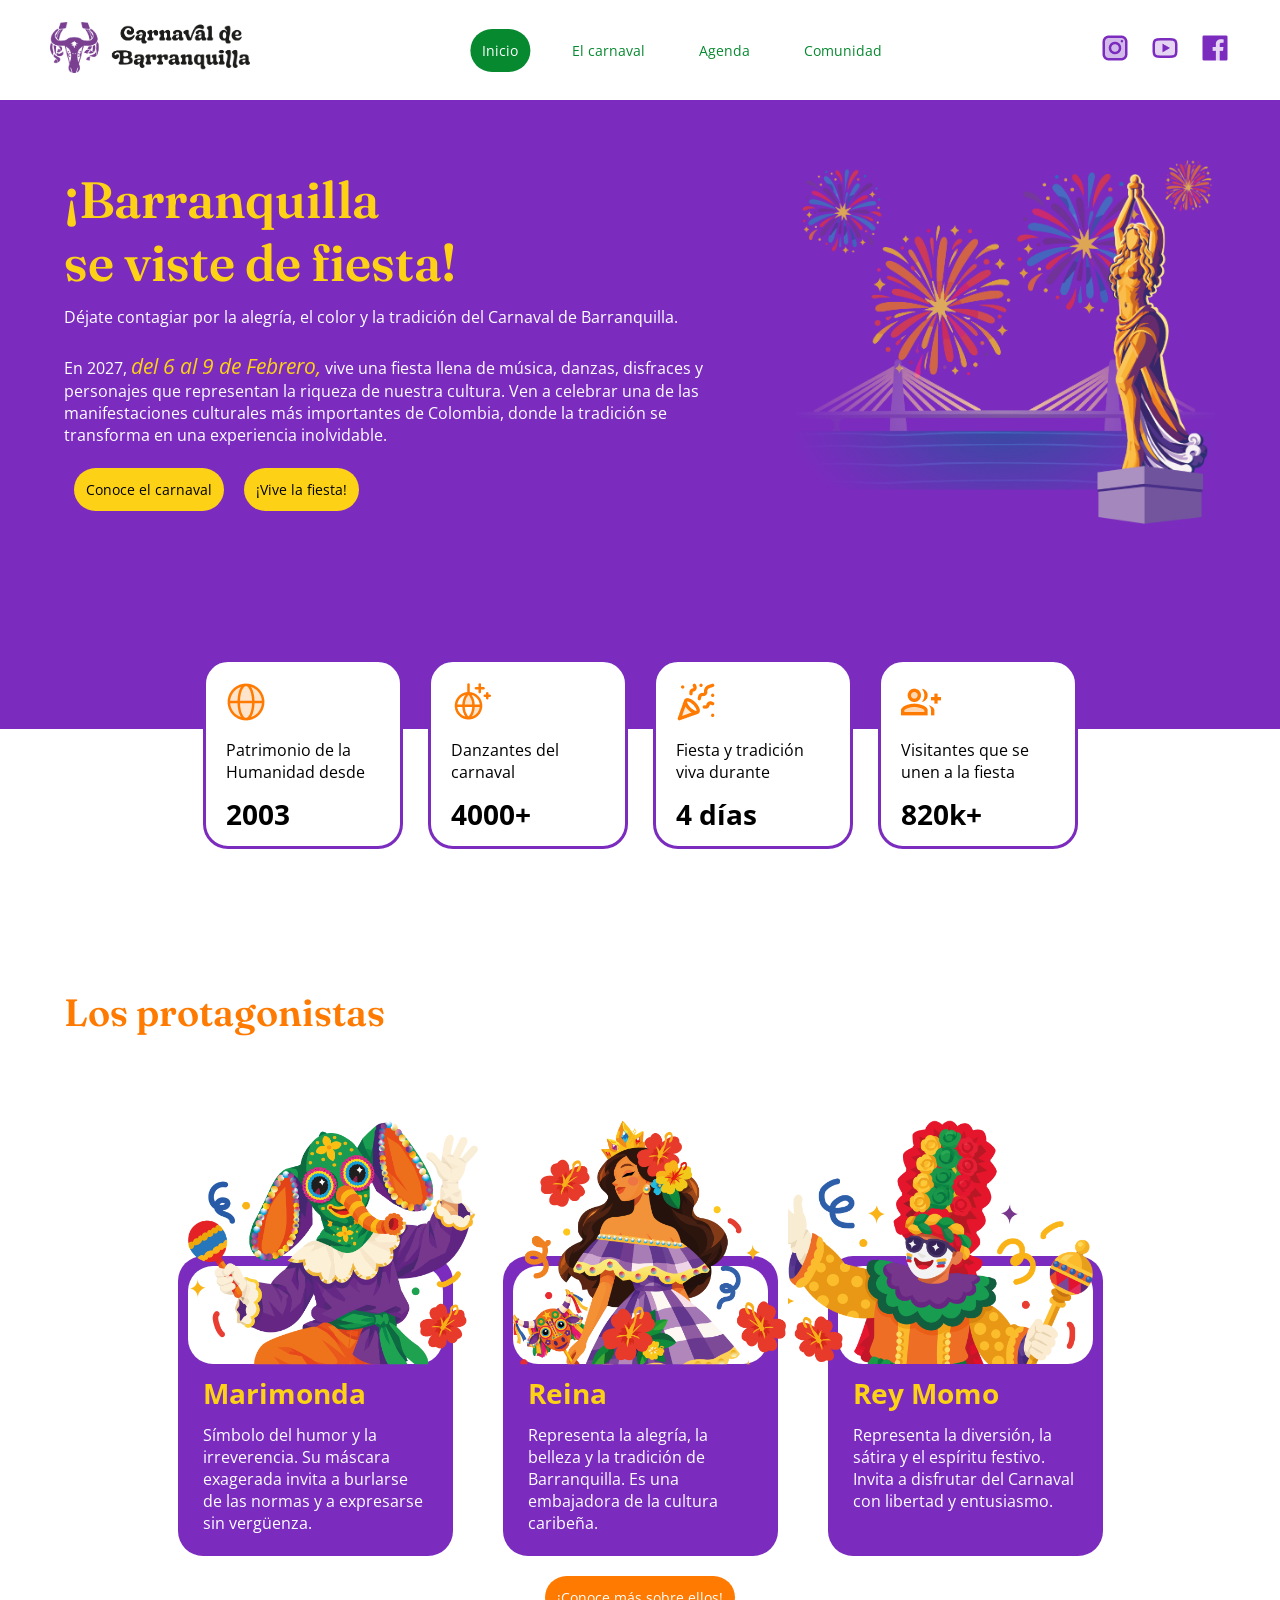
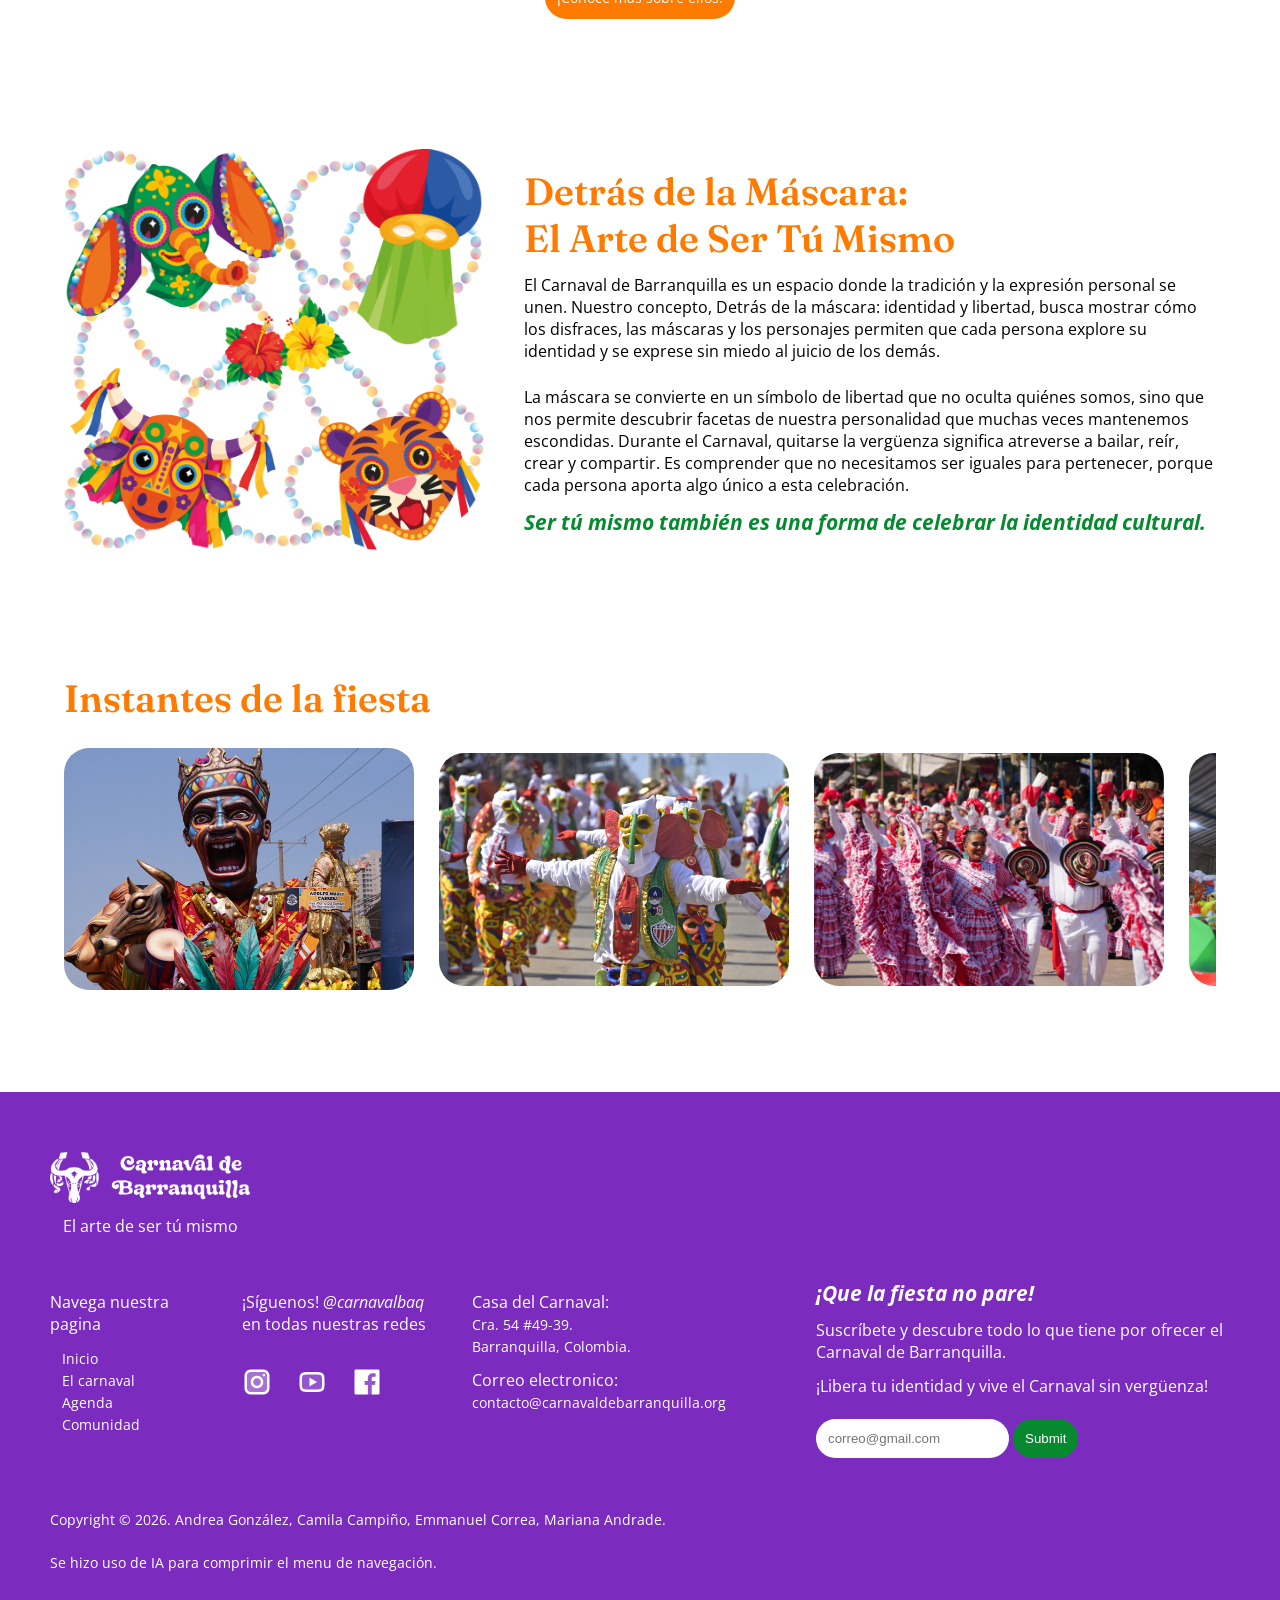
<file: Carnaval_Barranquilla/index.html>
<!DOCTYPE html>
<html lang="esp">
    <head>
        <meta charset="UTF-8">
        <meta name="viewport" content="width=device-width, initial-scale=1.0">
        <title>Inicio</title>
        <link rel="stylesheet" href="css/styles.css">
        <link rel="preconnect" href="https://fonts.googleapis.com">
        <link rel="stylesheet" href="https://fonts.googleapis.com/css2?family=Material+Symbols+Outlined"/>
        <link rel="preconnect" href="https://fonts.gstatic.com" crossorigin>
        <link href="https://fonts.googleapis.com/css2?family=Fraunces:ital,opsz,wght@0,9..144,100..900;1,9..144,100..900&display=swap" rel="stylesheet">
        <link href="https://fonts.googleapis.com/css2?family=Open+Sans:ital,wght@0,300..800;1,300..800&display=swap" rel="stylesheet">
    </head>

    <body>        
        <header>
            <nav>
                <div>
                    <img class="logo" src="resources/logo.png">
                </div>

                <input type="checkbox" id="menu-toggle" class="menu-checkbox">
                
                <label for="menu-toggle" class="boton_menu">
                    <span class="material-symbols-outlined">menu</span>
                </label>

                <div class="menu-contenido">
                    <div class="enlaces_nav">
                        <ul>
                            <li> <a class="boton_verde" href="index.html">Inicio</a> </li>
                            <li> <a class="boton_texto" href="carnaval.html">El carnaval</a> </li>
                            <li> <a class="boton_texto" href="agenda.html">Agenda</a> </li>
                            <li> <a class="boton_texto" href="comunidad.html">Comunidad</a> </li>
                        </ul>
                    </div>
                    <div class="redes">
                        <a href="https://www.instagram.com/carnavalbaq/?hl=en"> <img src="resources/iconos/icono_instagram.png"> </a>
                        <a href="https://www.youtube.com/channel/UC0_TnRxOqDR74NK70Dzixcg"> <img src="resources/iconos/icono_youtube.png"> </a>
                        <a href="https://www.facebook.com/carnavalbaq/?locale=es_LA"> <img src="resources/iconos/icono_facebook.png"> </a>
                    </div>
                </div>
            </nav>
        </header>

        <section class="principal_sec">
            <div class="base_sec">
                <div class="base_txt">
                    <h1>¡Barranquilla <br> se viste de fiesta!</h1>
                    <p>
                        Déjate contagiar por la alegría, el color y la tradición del Carnaval de Barranquilla.
                    </p>
                    <p>
                        En 2027, <span style="font-size: 21px; font-style: italic; color: #fcd116;">del 6 al 9 de Febrero,</span> vive una fiesta llena de música, danzas, disfraces y personajes que representan la
                        riqueza de nuestra cultura. Ven a celebrar una de las manifestaciones culturales más
                        importantes de Colombia, donde la tradición se transforma en una experiencia inolvidable.
                    </p>
                    <div class="botones">
                        <a class="boton_amarillo" href="carnaval.html">Conoce el carnaval</a>
                        <a class="boton_amarillo" href="agenda.html">¡Vive la fiesta!</a>
                    </div>
                </div>

                <div class="base_img">
                    <img src="resources/shakira.png" alt="">
                </div>
            </div>

            <div class="tarjetas_horizontal">
                <div class="tarjeta_pequeña">
                    <div>
                        <img src="resources/iconos/icono_mundo.png" alt="">
                        <p>Patrimonio de la Humanidad desde</p>
                        <h3>2003</h3>                            
                    </div>                        
                </div>

                <div class="tarjeta_pequeña">
                    <div>
                        <img src="resources/iconos/icono_baile.png" alt="">
                        <p>Danzantes del carnaval</p>
                        <h3>4000+</h3>
                    </div>
                </div>

                <div class="tarjeta_pequeña">
                    <div>
                        <img src="resources/iconos/icono_fiesta.png" alt="">
                        <p>Fiesta y tradición viva durante</p>
                        <h3>4 días</h3>
                    </div>
                </div>

                <div class="tarjeta_pequeña">
                    <div>
                        <img src="resources/iconos/icono_gente.png" alt="">
                        <p>Visitantes que se unen a la fiesta</p>
                        <h3>820k+</h3>
                    </div>
                </div>
            </div>
        </section>

        <section class="sec_protas">
            <div class="sec_tit">
                <h2>Los protagonistas</h2>
            </div>

            <div class="tarjetas_horizontal" style="gap: 50px;">
                <div class="tarjeta_personajep">
                    <div class="img_tp">
                        <img class="personajep" src="resources/marimonda.png" alt="">
                    </div>
                    <div class="txt_personajep">
                        <h3>Marimonda</h3>
                        <p>
                            Símbolo del humor y la irreverencia. Su máscara exagerada invita a 
                            burlarse de las normas y a expresarse sin vergüenza.
                        </p>                        
                    </div>
                </div>

                <div class="tarjeta_personajep">
                    <div class="img_tp">
                        <img class="personajep" src="resources/reina.png" alt="">
                    </div>
                    <div class="txt_personajep">
                        <h3>Reina</h3>
                        <p>
                            Representa la alegría, la belleza y la tradición de Barranquilla.
                            Es una embajadora de la cultura caribeña.
                        </p>                        
                    </div>
                </div>

                <div class="tarjeta_personajep">
                    <div class="img_tp" style="transform: scaleX(-1);">
                        <img class="personajep" src="resources/rey.png" alt="">
                    </div>
                    <div class="txt_personajep">
                        <h3>Rey Momo</h3>
                        <p>
                            Representa la diversión, la sátira y el espíritu festivo.
                            Invita a disfrutar del Carnaval con libertad y entusiasmo.
                        </p>                        
                    </div>
                </div>
            </div>

            <div class="botonesc">
                <a class="boton_naranja" href="carnaval.html#personajes">¡Conoce más sobre ellos!</a>
            </div>
        </section>

        <section>
            <div class="base_sec">
                <div class="base_img">
                    <img src="resources/mascaras.png" alt="">
                </div>
                <div class="base_txt">
                    <h2>Detrás de la Máscara: <br> El Arte de Ser Tú Mismo</h2>
                    <p>
                        El Carnaval de Barranquilla es un espacio donde la tradición y la expresión
                        personal se unen. Nuestro concepto, Detrás de la máscara: identidad y libertad,
                        busca mostrar cómo los disfraces, las máscaras y los personajes permiten que cada
                        persona explore su identidad y se exprese sin miedo al juicio de los demás.
                    </p>
                    <p>
                        La máscara se convierte en un símbolo de libertad que no oculta quiénes somos,
                        sino que nos permite descubrir facetas de nuestra personalidad que muchas veces
                        mantenemos escondidas. Durante el Carnaval, quitarse la vergüenza significa
                        atreverse a bailar, reír, crear y compartir. Es comprender que no necesitamos ser
                        iguales para pertenecer, porque cada persona aporta algo único a esta celebración.
                    </p>
                    <h4 style="color: #078930;">Ser tú mismo también es una forma de celebrar la identidad cultural.</h4>
                </div>
            </div>
        </section>

        <section>
            <div>
                <h2>Instantes de la fiesta</h2>
            </div>

            <div class="galeria">
                <div class="tarjeta_foto">
                    <img src="resources/galeria/galeria_1.jpg" alt="">
                </div>

                <div class="tarjeta_foto">
                    <img src="resources/galeria/galeria_2.jpg" alt="">
                </div>

                <div class="tarjeta_foto">
                    <img src="resources/galeria/galeria_3.jpg" alt="">
                </div>

                <div class="tarjeta_foto">
                    <img src="resources/galeria/galeria_4.jpg" alt="">
                </div>

                <div class="tarjeta_foto">
                    <img src="resources/galeria/galeria_5.jpg" alt="">
                </div>

                <div class="tarjeta_foto">
                    <img src="resources/galeria/galeria_6.jpg" alt="">
                </div>

                <div class="tarjeta_foto">
                    <img src="resources/galeria/galeria_7.jpg" alt="">
                </div>

                <div class="tarjeta_foto">
                    <img src="resources/galeria/galeria_8.jpg" alt="">
                </div>
            </div>
        </section>

        <footer>
            <div class="logo_footer">
                <img class="logo_blanco" src="resources/logob.png" alt="">
                <p>El arte de ser tú mismo</p>
            </div>

            <div class="footer_info">
                <div>
                    <p>Navega nuestra pagina</p>
                    <ul>                        
                        <li> <a class="boton_textob" href="index.html">Inicio</a> </li>
                        <li> <a class="boton_textob" href="carnaval.html">El carnaval</a> </li>
                        <li> <a class="boton_textob" href="agenda.html">Agenda</a> </li>
                        <li> <a class="boton_textob" href="comunidad.html">Comunidad</a> </li>
                    </ul>
                </div>

                <div  class="redes">
                    <p>¡Síguenos! <span style="font-style: italic;">@carnavalbaq</span> en todas nuestras redes</p>
                    <ul>                        
                        <li> <a href="https://www.instagram.com/carnavalbaq/?hl=en"> <img src="resources/iconos/icono_instagramb.png"> </a> </li>
                        <li> <a href="https://www.youtube.com/channel/UC0_TnRxOqDR74NK70Dzixcg"> <img src="resources/iconos/icono_youtubeb.png"> </a> </li>
                        <li> <a href="https://www.facebook.com/carnavalbaq/?locale=es_LA"> <img src="resources/iconos/icono_facebookb.png"> </a> </li>
                    </ul>
                </div>

                <div>
                    <p>Casa del Carnaval: <br>
                        <span style="font-size: 14px;">Cra. 54 #49-39. <br>
                        Barranquilla, Colombia.</span></p>
                    <p>Correo electronico: <br>
                        <span style="font-size: 14px;">contacto@carnavaldebarranquilla.org</span></p>
                </div>

                <form>
                    <h4 style="color: #ffffff;">¡Que la fiesta no pare!</h4>

                    <p>Suscríbete y descubre todo lo que tiene por ofrecer el Carnaval de Barranquilla.</p>
                    <p>¡Libera tu identidad y vive el Carnaval sin vergüenza!</p> 

                    <input class="casilla_correo" type="email" placeholder="correo@gmail.com">
                    <input class="boton_verde" type="submit">
                </form>          
            </div>

            <div class="copy">
                <p style="font-size: 14px;">Copyright © 2026. Andrea González, Camila Campiño, Emmanuel Correa, Mariana Andrade.</p>
                <p style="font-size: 14px;">Se hizo uso de IA para comprimir el menu de navegación.</p>
            </div>
        </footer>

    </body>
</html>
</file>
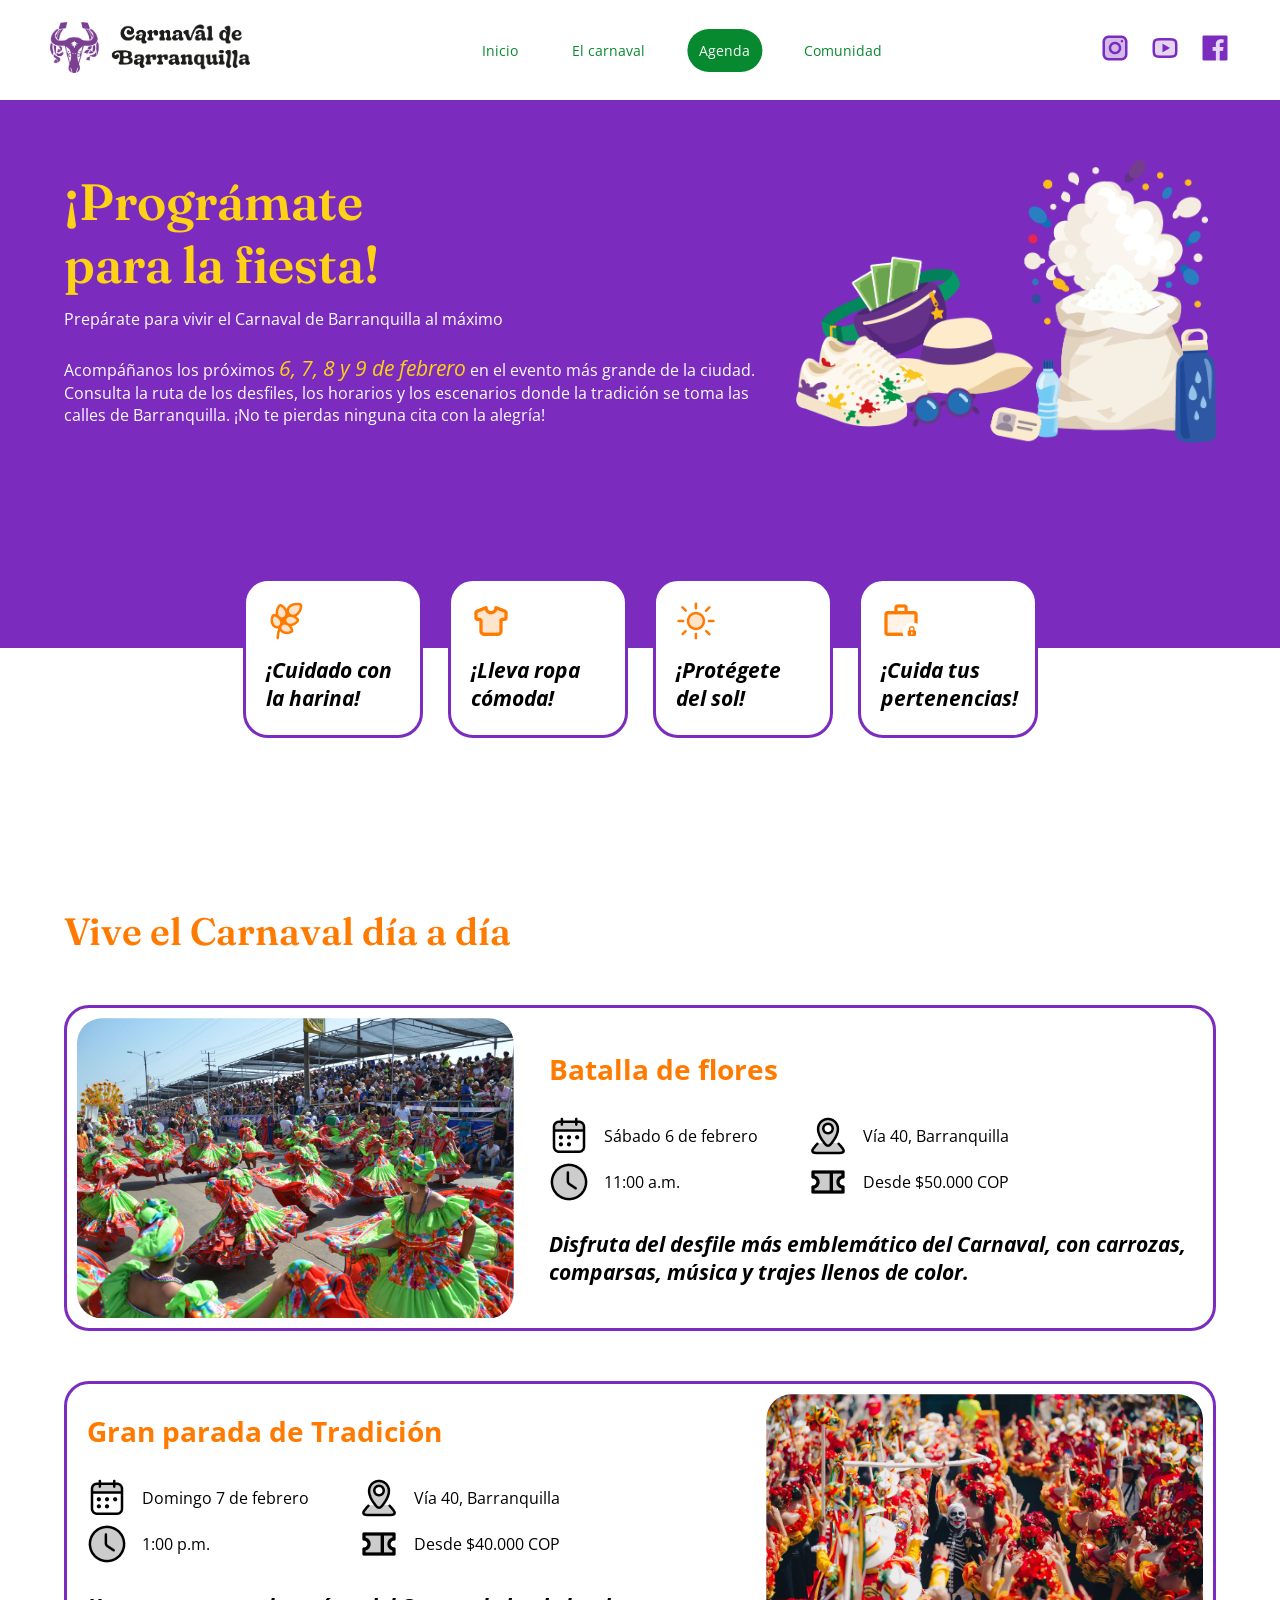
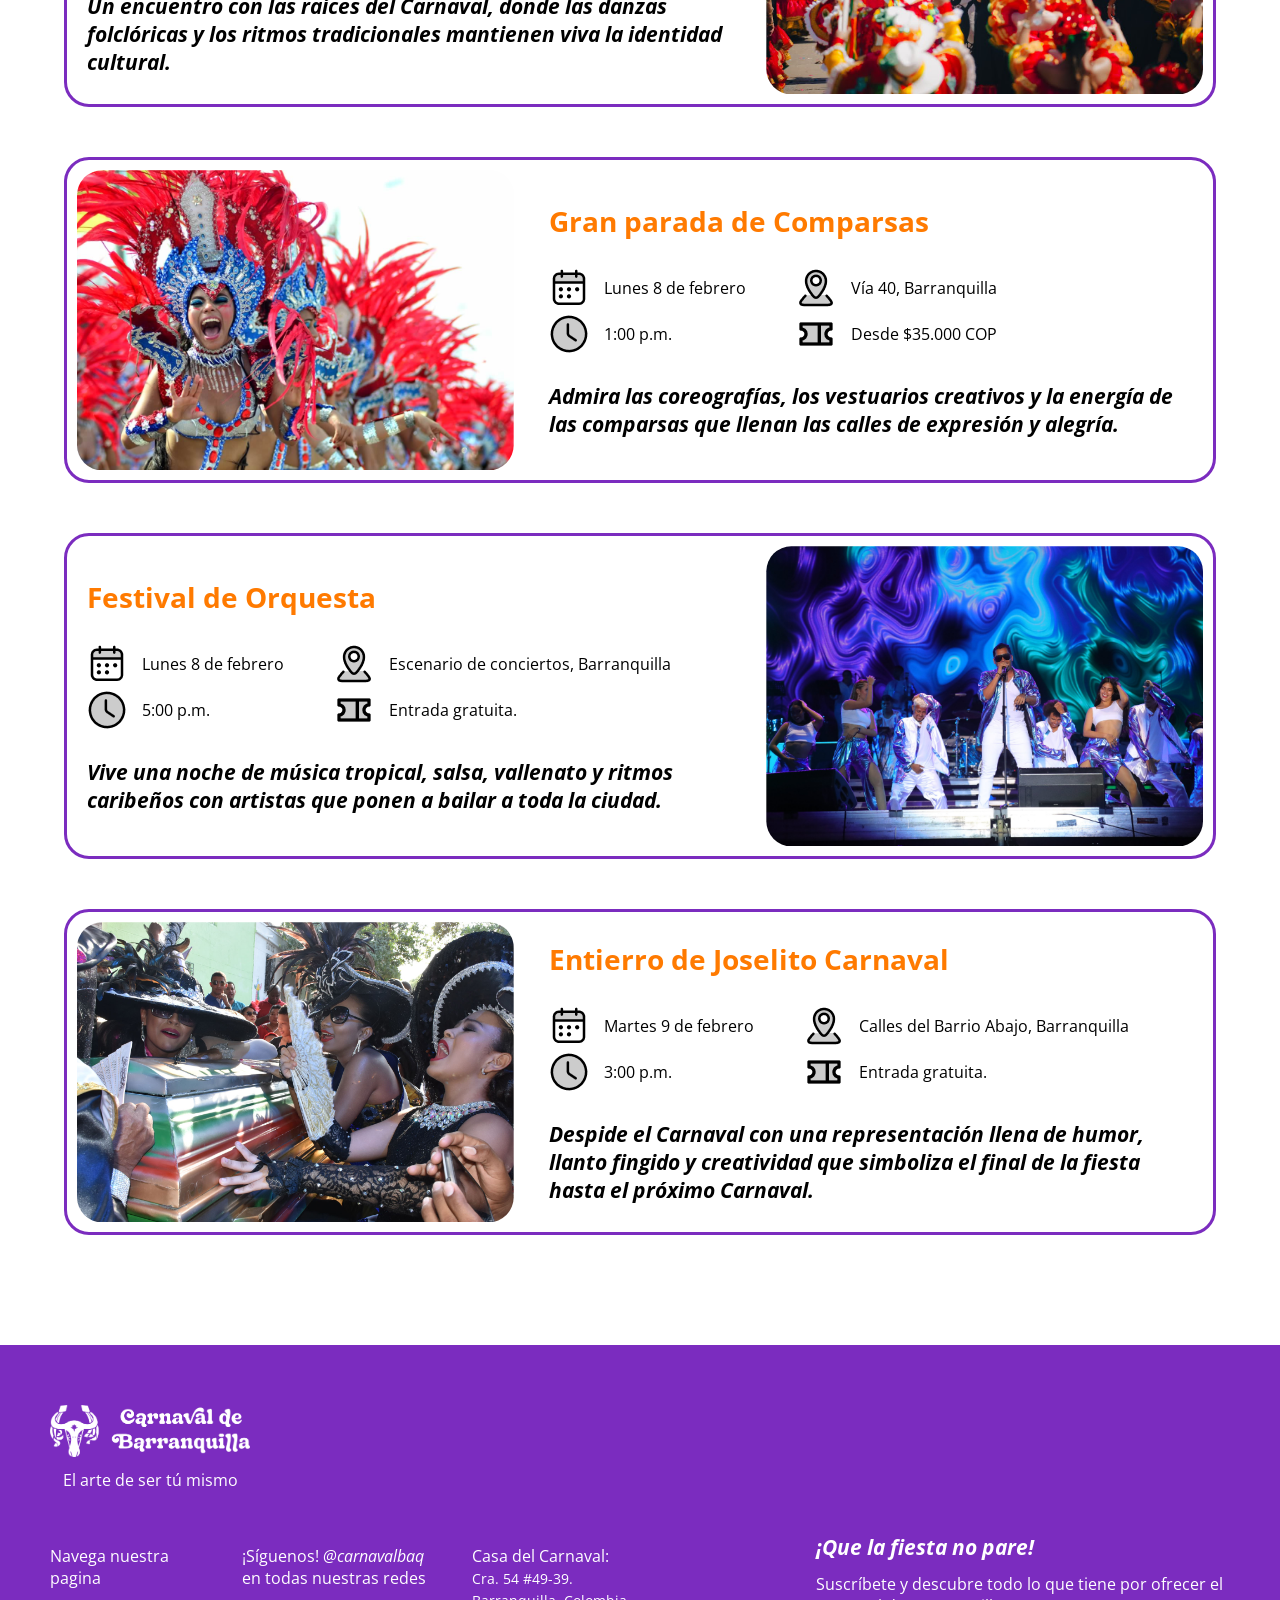
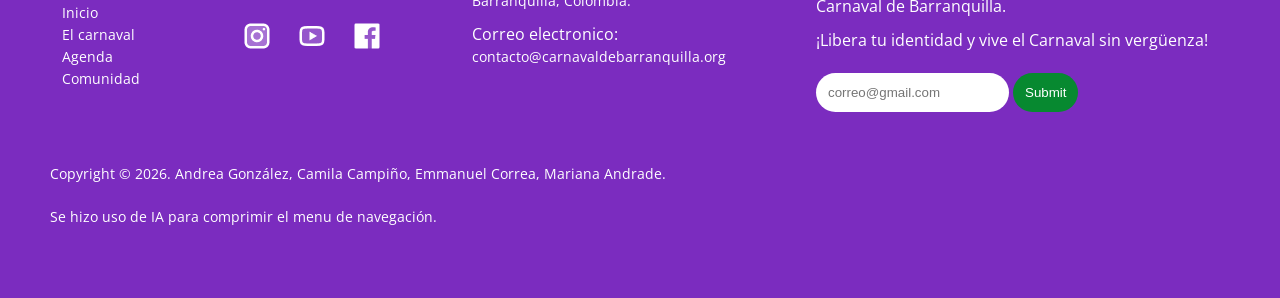
<file: Carnaval_Barranquilla/agenda.html>
<!DOCTYPE html>
<html lang="esp">
    <head>
        <meta charset="UTF-8">
        <meta name="viewport" content="width=device-width, initial-scale=1.0">
        <title>Agenda</title>
        <link rel="stylesheet" href="css/styles.css">
        <link rel="preconnect" href="https://fonts.googleapis.com">
        <link rel="stylesheet" href="https://fonts.googleapis.com/css2?family=Material+Symbols+Outlined"/>
        <link rel="preconnect" href="https://fonts.gstatic.com" crossorigin>
        <link href="https://fonts.googleapis.com/css2?family=Fraunces:ital,opsz,wght@0,9..144,100..900;1,9..144,100..900&display=swap" rel="stylesheet">
        <link href="https://fonts.googleapis.com/css2?family=Open+Sans:ital,wght@0,300..800;1,300..800&display=swap" rel="stylesheet">
    </head>

    <body>
        
        <header>
            <nav>
                <div>
                    <img class="logo" src="resources/logo.png">
                </div>

                <input type="checkbox" id="menu-toggle" class="menu-checkbox">
                
                <label for="menu-toggle" class="boton_menu">
                    <span class="material-symbols-outlined">menu</span>
                </label>

                <div class="menu-contenido">
                    <div class="enlaces_nav">
                        <ul>
                            <li> <a class="boton_texto" href="index.html">Inicio</a> </li>
                            <li> <a class="boton_texto" href="carnaval.html">El carnaval</a> </li>
                            <li> <a class="boton_verde" href="agenda.html">Agenda</a> </li>
                            <li> <a class="boton_texto" href="comunidad.html">Comunidad</a> </li>
                        </ul>
                    </div>
                    <div class="redes">
                        <a href="https://www.instagram.com/carnavalbaq/?hl=en"> <img src="resources/iconos/icono_instagram.png"> </a>
                        <a href="https://www.youtube.com/channel/UC0_TnRxOqDR74NK70Dzixcg"> <img src="resources/iconos/icono_youtube.png"> </a>
                        <a href="https://www.facebook.com/carnavalbaq/?locale=es_LA"> <img src="resources/iconos/icono_facebook.png"> </a>
                    </div>
                </div>
            </nav>
        </header>

        <section class="principal_sec">
            <div class="base_sec">
                <div class="base_txt">
                    <h1>¡Prográmate <br> para la fiesta!</h1>
                    <p>Prepárate para vivir el Carnaval de Barranquilla al máximo</p>
                    <p>
                        Acompáñanos los próximos <span style="font-size: 21px; font-style: italic; color: #fcd116;">6, 7, 8 y 9 de febrero</span> en el evento más grande de la ciudad.
                        Consulta la ruta de los desfiles, los horarios y los escenarios donde la tradición se toma las calles de Barranquilla. ¡No te pierdas ninguna cita con la alegría!
                    </p>
                </div>

                <div class="base_img">
                    <img src="resources/pertenencias.png" alt="">
                </div>
            </div>

            <div class="tarjetas_horizontal">
                <div class="tarjeta_pequeña2">
                    <div>
                        <img src="resources/iconos/icono_trigo.png" alt="">                       
                    </div>  
                    <div>
                        <h4>¡Cuidado con la harina!</h4> 
                    </div>                      
                </div>

                <div class="tarjeta_pequeña2">
                    <div>
                        <img src="resources/iconos/icono_camisa.png" alt="">
                    </div>
                    <div>
                        <h4>¡Lleva ropa cómoda!</h4>
                    </div>
                </div>

                <div class="tarjeta_pequeña2">
                    <div>
                        <img src="resources/iconos/icono_sol.png" alt="">                        
                    </div>
                    <div>
                        <h4>¡Protégete del sol!</h4>
                    </div>
                </div>

                <div class="tarjeta_pequeña2">
                    <div>
                        <img src="resources/iconos/icono_maleta.png" alt="">                        
                    </div>
                    <div>
                        <h4>¡Cuida tus pertenencias!</h4>
                    </div>
                </div>
            </div>
        </section>

        <section id="programacion">
            <div>
                <h2>Vive el Carnaval día a día</h2>
            </div>

            <div class="tarjetas_vertical">
                <div class="tarjeta_programacion">
                    <div class="img_programacion">
                        <img src="resources/batalla_flores.jpg" alt="">
                    </div>

                    <div class="txt_programacion">
                        <h3>Batalla de flores</h3>

                        <div class="info_programacion">
                            <div>
                                <div class="icon_programacion">  
                                    <img class src="resources/iconos/icono_calendario.png" alt="">
                                    <p> Sábado 6 de febrero</p>
                                </div>

                                <div class="icon_programacion">  
                                    <img src="resources/iconos/icono_reloj.png" alt="">
                                    <p>11:00 a.m.</p>
                                </div>
                            </div>
                            
                            <div>
                                <div class="icon_programacion">
                                    <img src="resources/iconos/icono_lugares.png" alt="">
                                    <p>Vía 40, Barranquilla</p>
                                </div>

                                <div class="icon_programacion">
                                    <img src="resources/iconos/icono_tiquetes.png" alt="">
                                    <p>Desde $50.000 COP</p>
                                </div>
                            </div>
                        </div>

                        <h4>Disfruta del desfile más emblemático del Carnaval, con carrozas, comparsas, música y trajes llenos de color.</h4>
                    </div>
                </div>


                <div class="tarjeta_programacion" style="flex-wrap: wrap-reverse;">
                    <div class="txt_programacion">

                        <h3>Gran parada de Tradición</h3>

                        <div class="info_programacion">
                            <div>
                                <div class="icon_programacion">
                                    <img src="resources/iconos/icono_calendario.png" alt="">
                                    <p>Domingo 7 de febrero</p>
                                </div>

                                <div class="icon_programacion">
                                    <img src="resources/iconos/icono_reloj.png" alt="">
                                    <p>1:00 p.m.</p>
                                </div>
                            </div>

                            <div>
                                <div class="icon_programacion">
                                    <img src="resources/iconos/icono_lugares.png" alt="">
                                    <p>Vía 40, Barranquilla</p>
                                </div>
                                
                                <div class="icon_programacion">
                                    <img src="resources/iconos/icono_tiquetes.png" alt="">
                                    <p>Desde $40.000 COP</p>
                                </div>
                            </div>
                        </div>

                        <h4>Un encuentro con las raíces del Carnaval, donde las danzas folclóricas y los ritmos tradicionales mantienen viva la identidad cultural.</h4>
                    </div>

                    <div class="img_programacion">
                        <img src="resources/gran_parada.jpg" alt="">
                    </div>                    
                </div>

                <div class="tarjeta_programacion">
                    <div class="img_programacion">
                        <img src="resources/comparsas.jpg" alt="">
                    </div>

                    <div class="txt_programacion">
                        <h3>Gran parada de Comparsas</h3>

                        <div class="info_programacion">
                            <div>
                                <div class="icon_programacion">
                                    <img src="resources/iconos/icono_calendario.png" alt="">
                                    <p>Lunes 8 de febrero</p>
                                </div>

                                <div class="icon_programacion">
                                    <img src="resources/iconos/icono_reloj.png" alt="">
                                    <p>1:00 p.m.</p>
                                </div>
                            </div>
                            <div>
                                <div class="icon_programacion">
                                    <img src="resources/iconos/icono_lugares.png" alt="">
                                    <p>Vía 40, Barranquilla</p>
                                </div>

                                <div class="icon_programacion">
                                    <img src="resources/iconos/icono_tiquetes.png" alt="">
                                    <p>Desde $35.000 COP</p>
                                </div>
                            </div>
                        </div>
                        <h4>Admira las coreografías, los vestuarios creativos y la energía de las comparsas que llenan las calles de expresión y alegría.</h4>
                    </div>                    
                </div>

                <div class="tarjeta_programacion" style="flex-wrap: wrap-reverse;">

                    <div class="txt_programacion">
                        <h3>Festival de Orquesta</h3>

                        <div class="info_programacion">
                            <div>
                                <div class="icon_programacion">
                                    <img src="resources/iconos/icono_calendario.png" alt="">
                                    <p>Lunes 8 de febrero</p>
                                </div>

                                <div class="icon_programacion">
                                    <img src="resources/iconos/icono_reloj.png" alt="">
                                    <p>5:00 p.m.</p>
                                </div>
                            </div>

                            <div>
                                <div class="icon_programacion">
                                    <img src="resources/iconos/icono_lugares.png" alt="">
                                    <p>Escenario de conciertos, Barranquilla</p>
                                </div>

                                <div class="icon_programacion">
                                    <img src="resources/iconos/icono_tiquetes.png" alt="">
                                    <p>Entrada gratuita.</p>
                                </div>
                            </div>
                        </div>
                        <h4>Vive una noche de música tropical, salsa, vallenato y ritmos caribeños con artistas que ponen a bailar a toda la ciudad.</h4>
                    </div>

                    <div class="img_programacion">
                        <img src="resources/orquestas.jpg" alt="">
                    </div>
                </div>

                <div class="tarjeta_programacion">
                    <div class="img_programacion">
                        <img src="resources/joselito.jpg" alt="">
                    </div>

                    <div class="txt_programacion">
                        <h3>Entierro de Joselito Carnaval</h3>
                        <div class="info_programacion">
                            <div>
                                <div class="icon_programacion">
                                    <img src="resources/iconos/icono_calendario.png" alt="">
                                    <p>Martes 9 de febrero</p>
                                </div>

                                <div class="icon_programacion">
                                    <img src="resources/iconos/icono_reloj.png" alt="">
                                    <p>3:00 p.m.</p>
                                </div>
                            </div>

                            <div>
                                <div class="icon_programacion">
                                    <img src="resources/iconos/icono_lugares.png" alt="">
                                    <p>Calles del Barrio Abajo, Barranquilla</p>
                                </div>
                                
                                <div class="icon_programacion">
                                    <img src="resources/iconos/icono_tiquetes.png" alt="">
                                    <p>Entrada gratuita.</p>
                                </div>
                            </div>
                        </div>
                        <h4>Despide el Carnaval con una representación llena de humor, llanto fingido y creatividad que simboliza el final de la fiesta hasta el próximo Carnaval.</h4>
                    </div>
                </div>
            </div>
        </section>

        <footer>
            <div class="logo_footer">
                <img class="logo_blanco" src="resources/logob.png" alt="">
                <p>El arte de ser tú mismo</p>
            </div>

            <div class="footer_info">
                <div>
                    <p>Navega nuestra pagina</p>
                    <ul>                        
                        <li> <a class="boton_textob" href="index.html">Inicio</a> </li>
                        <li> <a class="boton_textob" href="carnaval.html">El carnaval</a> </li>
                        <li> <a class="boton_textob" href="agenda.html">Agenda</a> </li>
                        <li> <a class="boton_textob" href="comunidad.html">Comunidad</a> </li>
                    </ul>
                </div>

                <div  class="redes">
                    <p>¡Síguenos! <span style="font-style: italic;">@carnavalbaq</span> en todas nuestras redes</p>
                    <ul>                        
                        <li> <a href="https://www.instagram.com/carnavalbaq/?hl=en"> <img src="resources/iconos/icono_instagramb.png"> </a> </li>
                        <li> <a href="https://www.youtube.com/channel/UC0_TnRxOqDR74NK70Dzixcg"> <img src="resources/iconos/icono_youtubeb.png"> </a> </li>
                        <li> <a href="https://www.facebook.com/carnavalbaq/?locale=es_LA"> <img src="resources/iconos/icono_facebookb.png"> </a> </li>
                    </ul>
                </div>

                <div>
                    <p>Casa del Carnaval: <br>
                        <span style="font-size: 14px;">Cra. 54 #49-39. <br>
                        Barranquilla, Colombia.</span></p>
                    <p>Correo electronico: <br>
                        <span style="font-size: 14px;">contacto@carnavaldebarranquilla.org</span></p>
                </div>

                <form>
                    <h4 style="color: #ffffff;">¡Que la fiesta no pare!</h4>

                    <p>Suscríbete y descubre todo lo que tiene por ofrecer el Carnaval de Barranquilla.</p>
                    <p>¡Libera tu identidad y vive el Carnaval sin vergüenza!</p> 

                    <input class="casilla_correo" type="email" placeholder="correo@gmail.com">
                    <input class="boton_verde" type="submit">
                </form>          
            </div>

            <div class="copy">
                <p style="font-size: 14px;">Copyright © 2026. Andrea González, Camila Campiño, Emmanuel Correa, Mariana Andrade.</p>
                <p style="font-size: 14px;">Se hizo uso de IA para comprimir el menu de navegación.</p>
            </div>
        </footer>
    </body>
</html>
</file>
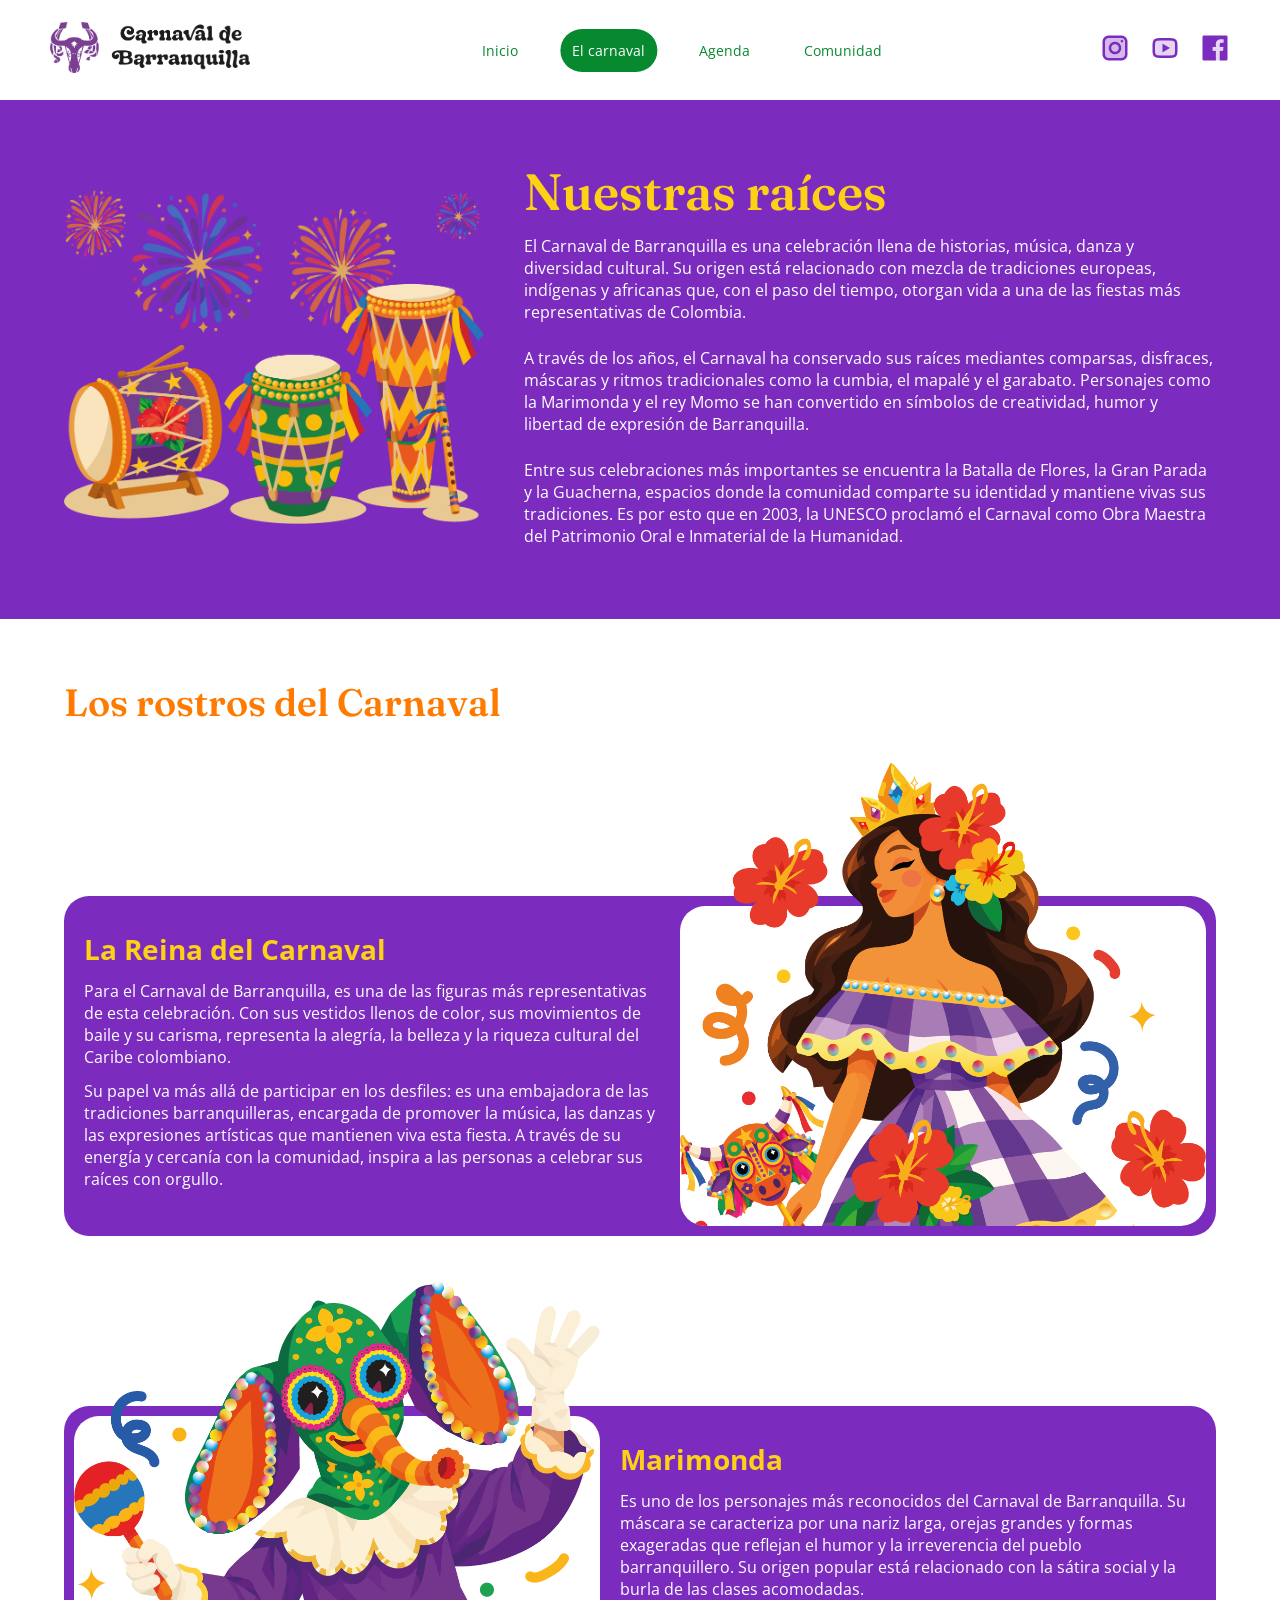
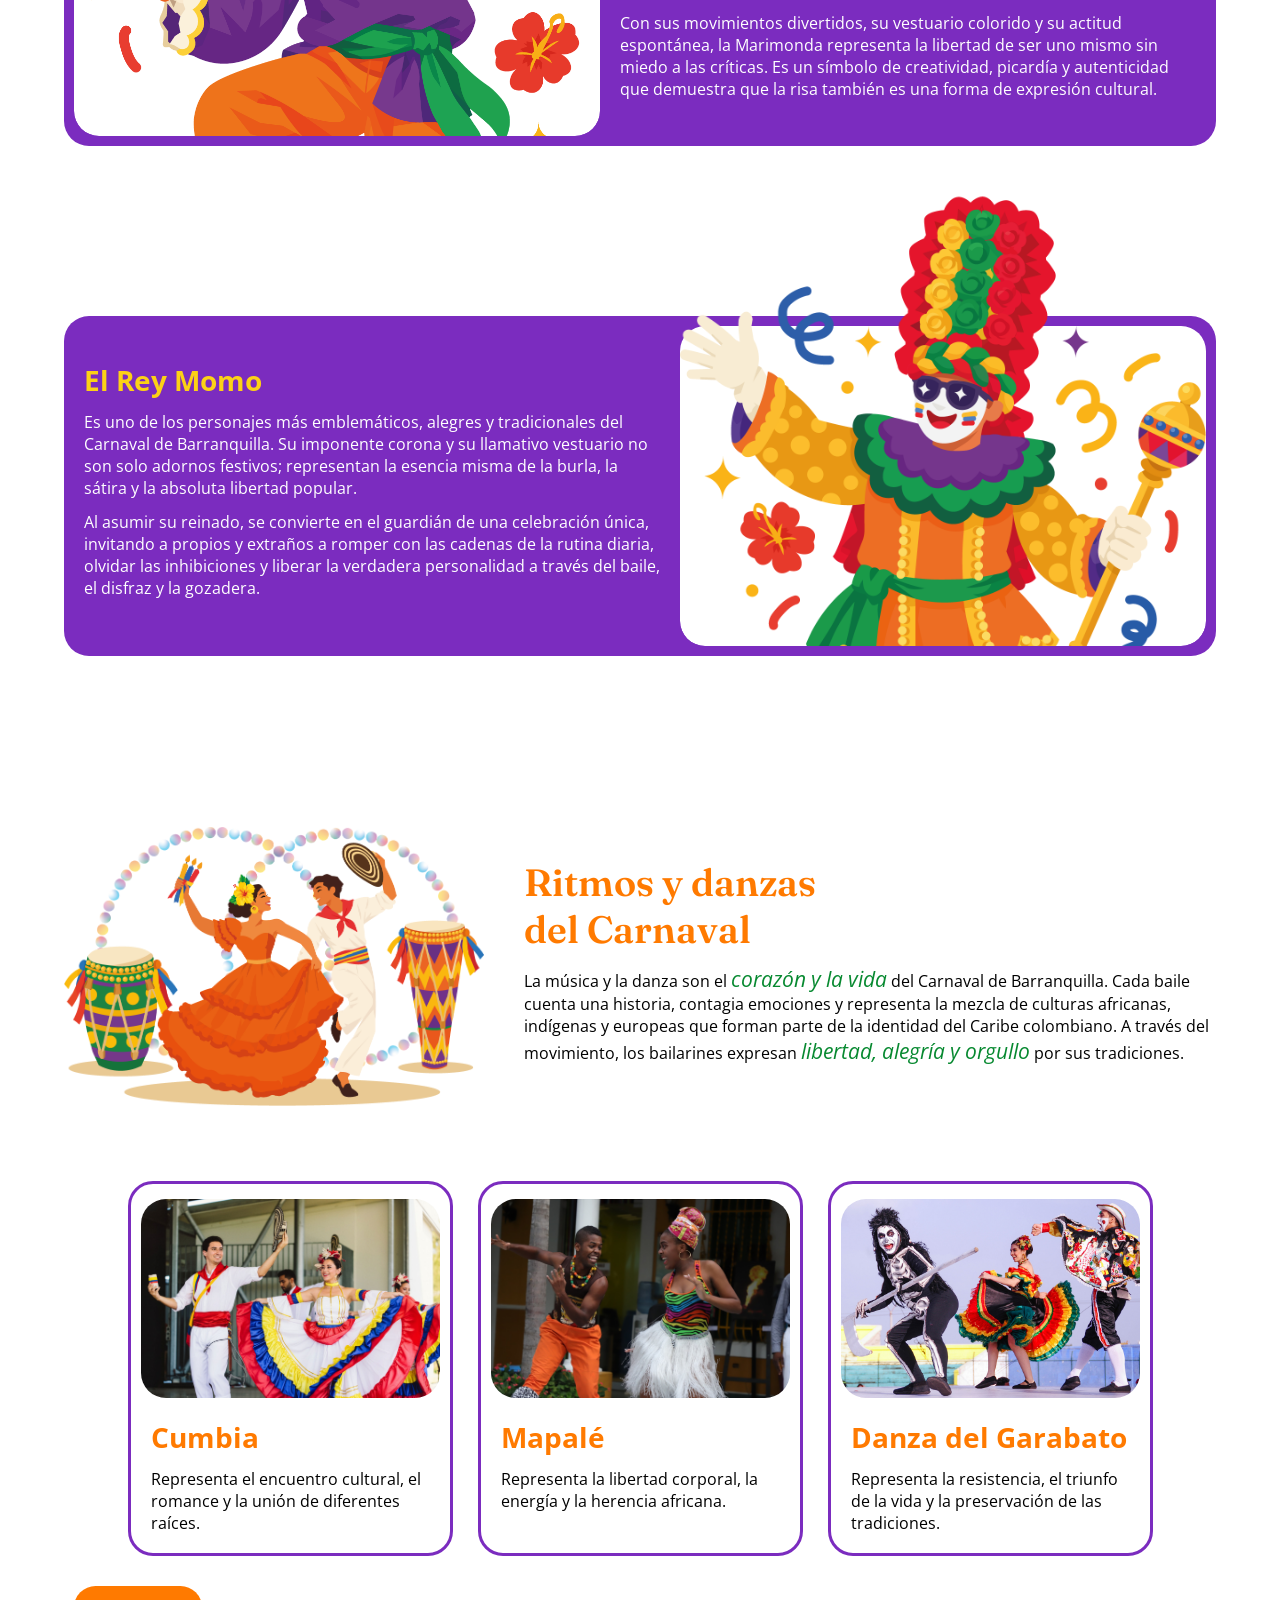
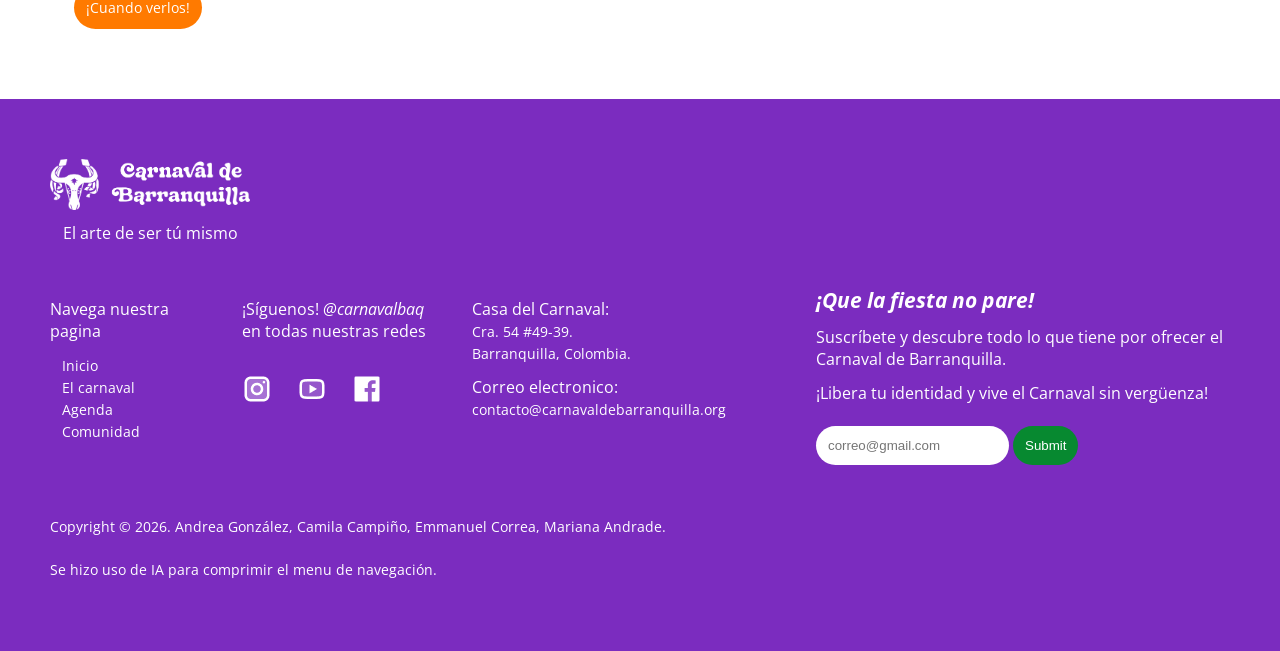
<file: Carnaval_Barranquilla/carnaval.html>
<!DOCTYPE html>
<html lang="esp">
    <head>
        <meta charset="UTF-8">
        <meta name="viewport" content="width=device-width, initial-scale=1.0">
        <title>El carnaval</title>
        <link rel="stylesheet" href="css/styles.css">
        <link rel="preconnect" href="https://fonts.googleapis.com">
        <link rel="stylesheet" href="https://fonts.googleapis.com/css2?family=Material+Symbols+Outlined"/>
        <link rel="preconnect" href="https://fonts.gstatic.com" crossorigin>
        <link href="https://fonts.googleapis.com/css2?family=Fraunces:ital,opsz,wght@0,9..144,100..900;1,9..144,100..900&display=swap" rel="stylesheet">
        <link href="https://fonts.googleapis.com/css2?family=Open+Sans:ital,wght@0,300..800;1,300..800&display=swap" rel="stylesheet">
    </head>

    <body>
        
        <header>
            <nav>
                <div>
                    <img class="logo" src="resources/logo.png">
                </div>

                <input type="checkbox" id="menu-toggle" class="menu-checkbox">
                
                <label for="menu-toggle" class="boton_menu">
                    <span class="material-symbols-outlined">menu</span>
                </label>

                <div class="menu-contenido">
                    <div class="enlaces_nav">
                        <ul>
                            <li> <a class="boton_texto" href="index.html">Inicio</a> </li>
                            <li> <a class="boton_verde" href="carnaval.html">El carnaval</a> </li>
                            <li> <a class="boton_texto" href="agenda.html">Agenda</a> </li>
                            <li> <a class="boton_texto" href="comunidad.html">Comunidad</a> </li>
                        </ul>
                    </div>
                    <div class="redes">
                        <a href="https://www.instagram.com/carnavalbaq/?hl=en"> <img src="resources/iconos/icono_instagram.png"> </a>
                        <a href="https://www.youtube.com/channel/UC0_TnRxOqDR74NK70Dzixcg"> <img src="resources/iconos/icono_youtube.png"> </a>
                        <a href="https://www.facebook.com/carnavalbaq/?locale=es_LA"> <img src="resources/iconos/icono_facebook.png"> </a>
                    </div>
                </div>
            </nav>
        </header>

        <section class="principal_sec">
            <div class="base_sec">
                <div class="base_img">
                    <img src="resources/instrumentos.png" alt="">
                </div>
                <div class="base_txt">
                    <h1>Nuestras raíces</h1>
                    <p>
                        El Carnaval de Barranquilla es una celebración llena de historias, música, danza y diversidad cultural. Su origen 
                        está relacionado con mezcla de tradiciones europeas, indígenas y africanas que, con el paso del tiempo, otorgan 
                        vida a una de las fiestas más representativas de Colombia. 
                    </p>
                    <p>
                        A través de los años, el Carnaval ha conservado sus raíces mediantes comparsas, disfraces, máscaras y ritmos tradicionales 
                        como la cumbia, el mapalé y el garabato. Personajes como la Marimonda y el rey Momo se han convertido en símbolos de 
                        creatividad, humor y libertad de expresión de Barranquilla. 
                    </p>
                    <p>
                        Entre sus celebraciones más importantes se encuentra la Batalla de Flores, la Gran Parada y la Guacherna, espacios donde 
                        la comunidad comparte su identidad y mantiene vivas sus tradiciones. Es por esto que en 2003, la UNESCO proclamó el 
                        Carnaval como Obra Maestra del Patrimonio Oral e Inmaterial de la Humanidad.
                    </p>
                </div>
            </div>
        </section>

        <section id="personajes">
            <div>
                <h2>Los rostros del Carnaval</h2>
            </div>

            <div class="tarjetas_vertical">
                <div class="tarjeta_personajeg" style="flex-wrap: wrap-reverse;">
                    <div class="txt_personajeg">
                        <h3>La Reina del Carnaval</h3>
                        <p>
                            Para el Carnaval de Barranquilla, es una de las figuras más representativas de esta celebración. 
                            Con sus vestidos llenos de color, sus movimientos de baile y su carisma, representa la alegría, la 
                            belleza y la riqueza cultural del Caribe colombiano.
                        </p>
                        <p>
                            Su papel va más allá de participar en los desfiles: es una embajadora de las tradiciones barranquilleras,
                            encargada de promover la música, las danzas y las expresiones artísticas que mantienen viva esta fiesta.
                            A través de su energía y cercanía con la comunidad, inspira a las personas a celebrar sus raíces con orgullo.
                        </p> 
                    </div>

                    <div class="img_personajeg">
                        <img class="personajeg" src="resources/reina.png" alt="">
                    </div>
                </div>

                <div class="tarjeta_personajeg">
                    <div class="img_personajeg">
                        <img class="personajeg" src="resources/marimonda.png" alt="">
                    </div>

                    <div class="txt_personajeg">
                        <h3>Marimonda</h3>
                        <p>
                            Es uno de los personajes más reconocidos del Carnaval de Barranquilla. Su máscara se caracteriza por una nariz 
                            larga, orejas grandes y formas exageradas que reflejan el humor y la irreverencia del pueblo barranquillero. 
                            Su origen popular está relacionado con la sátira social y la burla de las clases acomodadas.
                        </p>
                        <p>
                            Con sus movimientos divertidos, su vestuario colorido y su actitud espontánea, la Marimonda representa la
                            libertad de ser uno mismo sin miedo a las críticas. Es un símbolo de creatividad, picardía y autenticidad que
                            demuestra que la risa también es una forma de expresión cultural.
                        </p>
                    </div>
                </div>

                <div class="tarjeta_personajeg" style="flex-wrap: wrap-reverse;">
                    <div class="txt_personajeg">
                        <h3>El Rey Momo</h3>
                        <p>
                            Es uno de los personajes más emblemáticos, alegres y tradicionales del Carnaval de Barranquilla. Su imponente 
                            corona y su llamativo vestuario no son solo adornos festivos; representan la esencia misma de la burla, la 
                            sátira y la absoluta libertad popular. 
                        </p>
                        <p>
                            Al asumir su reinado, se convierte en el guardián de una celebración única, invitando a propios y extraños a 
                            romper con las cadenas de la rutina diaria, olvidar las inhibiciones y liberar la verdadera personalidad a 
                            través del baile, el disfraz y la gozadera.
                        </p>
                        
                    </div>

                    <div class="img_personajeg">
                        <img class="personajeg" src="resources/rey.png" alt="" style="transform: scaleX(-1) translateY(-20%);">
                    </div>
                </div>
            </div>
        </section>

        <section>
            <div class="base_sec">
                <div class="base_img">
                    <img src="resources/bailarines.png" alt="">
                </div>

                <div class="base_txt">
                    <h2>Ritmos y danzas <br> del Carnaval</h2>
                    <p>
                        La música y la danza son el <span style="font-size: 21px; font-style: italic; color: #078930;">corazón y la vida</span> 
                        del Carnaval de Barranquilla. Cada baile cuenta una historia, contagia emociones y representa la mezcla de culturas africanas, 
                        indígenas y europeas que forman parte de la identidad del Caribe colombiano. A través del movimiento, los bailarines expresan 
                        <span style="font-size: 21px; font-style: italic; color: #078930;">libertad, alegría y orgullo</span> por sus tradiciones.
                    </p>
                </div>
            </div>

            <div class="tarjetas_horizontal">
                <div class="tarjeta_mediana">
                    <div>
                        <img src="resources/cumbia.jpg" alt="">
                    </div>
                    <div class="txt_tmediana">
                        <h3>Cumbia</h3>
                        <p>Representa el encuentro cultural, el romance y la unión de diferentes raíces.</p>
                    </div>
                </div>

                <div class="tarjeta_mediana">
                    <div>
                        <img src="resources/mapale.jpg" alt="">
                    </div>
                    <div class="txt_tmediana">
                        <h3>Mapalé</h3>
                        <p>Representa la libertad corporal, la energía y la herencia africana.</p>
                    </div>
                </div>

                <div class="tarjeta_mediana">
                    <div>
                        <img src="resources/garabato.jpg" alt="">
                    </div>
                    <div class="txt_tmediana">
                        <h3>Danza del Garabato</h3>
                        <p>Representa la resistencia, el triunfo de la vida y la preservación de las tradiciones.</p>
                    </div>
                </div>
            </div>

            <div class="botonesc">
                <a class="boton_naranja" href="agenda.html#programacion">¡Cuando verlos!</a>
            </div>
        </section>

        <footer>
            <div class="logo_footer">
                <img class="logo_blanco" src="resources/logob.png" alt="">
                <p>El arte de ser tú mismo</p>
            </div>

            <div class="footer_info">
                <div>
                    <p>Navega nuestra pagina</p>
                    <ul>                        
                        <li> <a class="boton_textob" href="index.html">Inicio</a> </li>
                        <li> <a class="boton_textob" href="carnaval.html">El carnaval</a> </li>
                        <li> <a class="boton_textob" href="agenda.html">Agenda</a> </li>
                        <li> <a class="boton_textob" href="comunidad.html">Comunidad</a> </li>
                    </ul>
                </div>

                <div  class="redes">
                    <p>¡Síguenos! <span style="font-style: italic;">@carnavalbaq</span> en todas nuestras redes</p>
                    <ul>                        
                        <li> <a href="https://www.instagram.com/carnavalbaq/?hl=en"> <img src="resources/iconos/icono_instagramb.png"> </a> </li>
                        <li> <a href="https://www.youtube.com/channel/UC0_TnRxOqDR74NK70Dzixcg"> <img src="resources/iconos/icono_youtubeb.png"> </a> </li>
                        <li> <a href="https://www.facebook.com/carnavalbaq/?locale=es_LA"> <img src="resources/iconos/icono_facebookb.png"> </a> </li>
                    </ul>
                </div>

                <div>
                    <p>Casa del Carnaval: <br>
                        <span style="font-size: 14px;">Cra. 54 #49-39. <br>
                        Barranquilla, Colombia.</span></p>
                    <p>Correo electronico: <br>
                        <span style="font-size: 14px;">contacto@carnavaldebarranquilla.org</span></p>
                </div>

                <form>
                    <h4 style="color: #ffffff;">¡Que la fiesta no pare!</h4>

                    <p>Suscríbete y descubre todo lo que tiene por ofrecer el Carnaval de Barranquilla.</p>
                    <p>¡Libera tu identidad y vive el Carnaval sin vergüenza!</p> 

                    <input class="casilla_correo" type="email" placeholder="correo@gmail.com">
                    <input class="boton_verde" type="submit">
                </form>          
            </div>

            <div class="copy">
                <p style="font-size: 14px;">Copyright © 2026. Andrea González, Camila Campiño, Emmanuel Correa, Mariana Andrade.</p>
                <p style="font-size: 14px;">Se hizo uso de IA para comprimir el menu de navegación.</p>
            </div>
        </footer>
    </body>
</html>
</file>
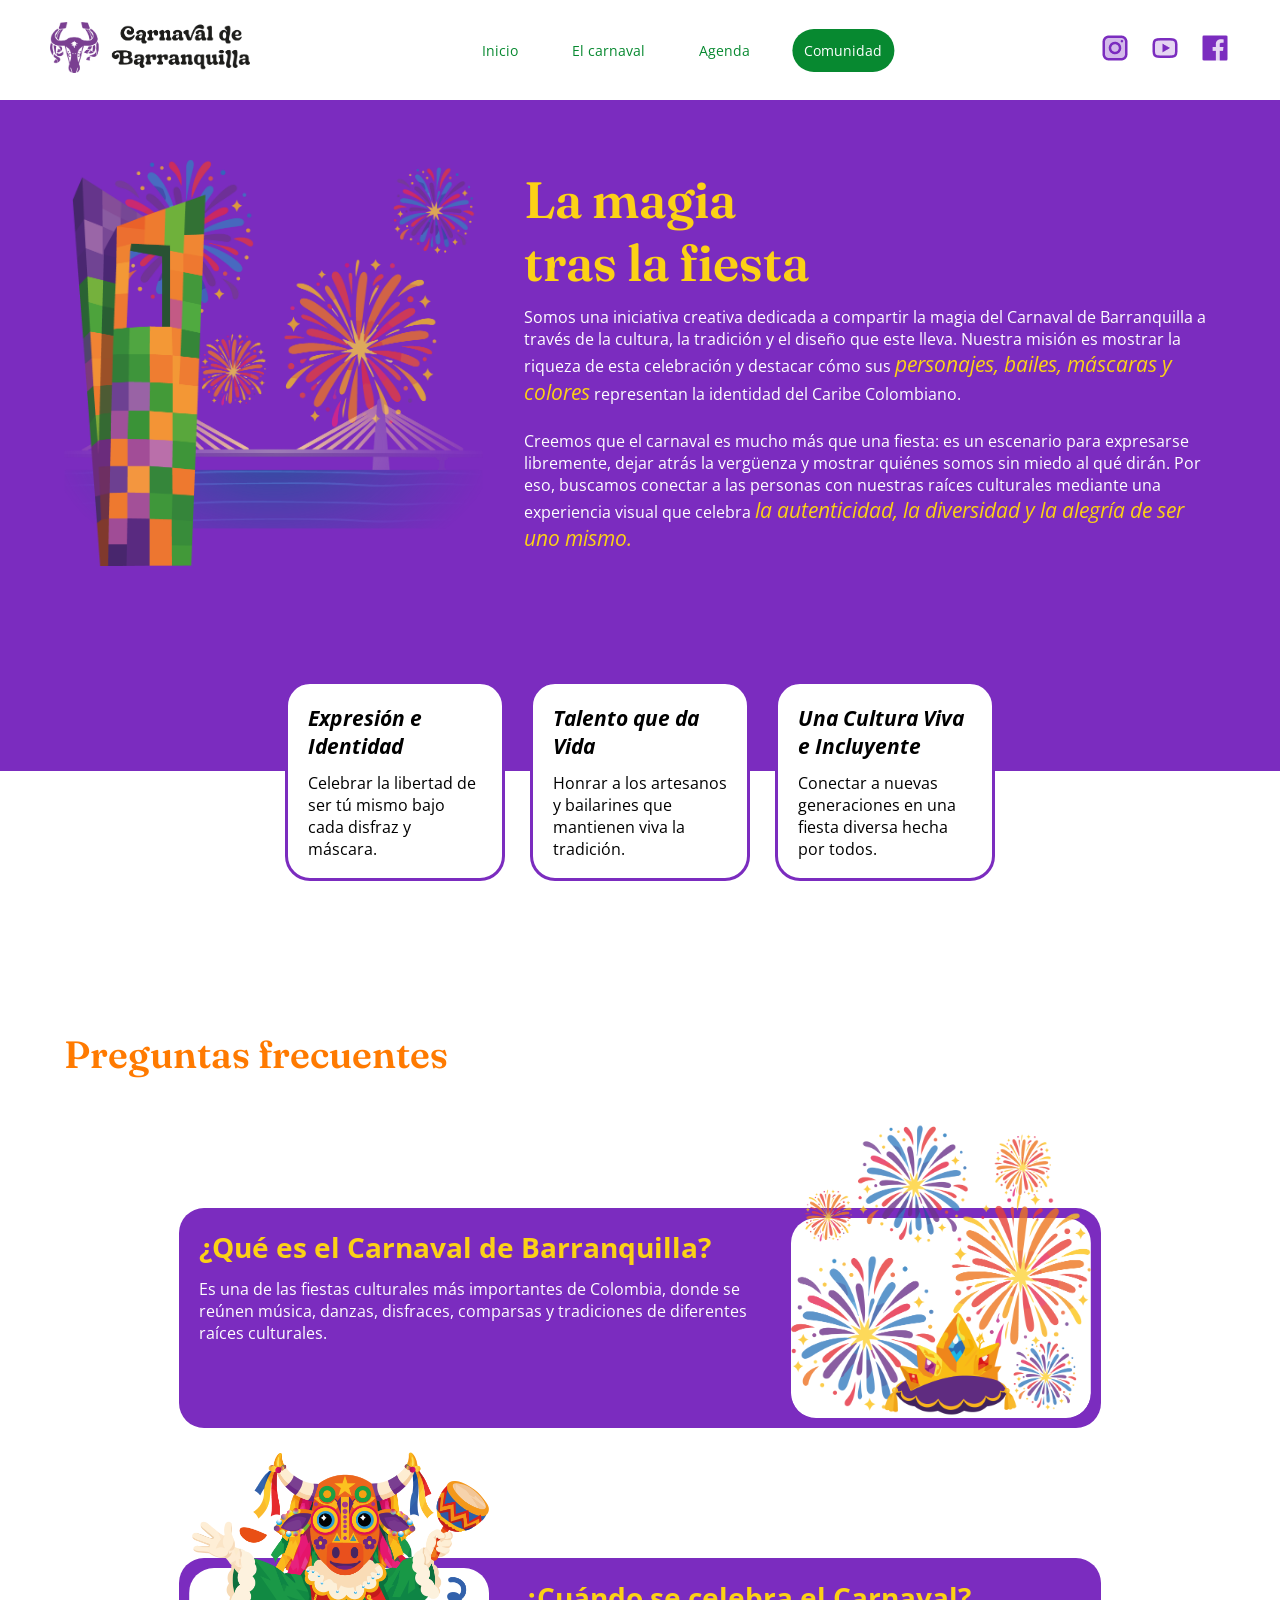
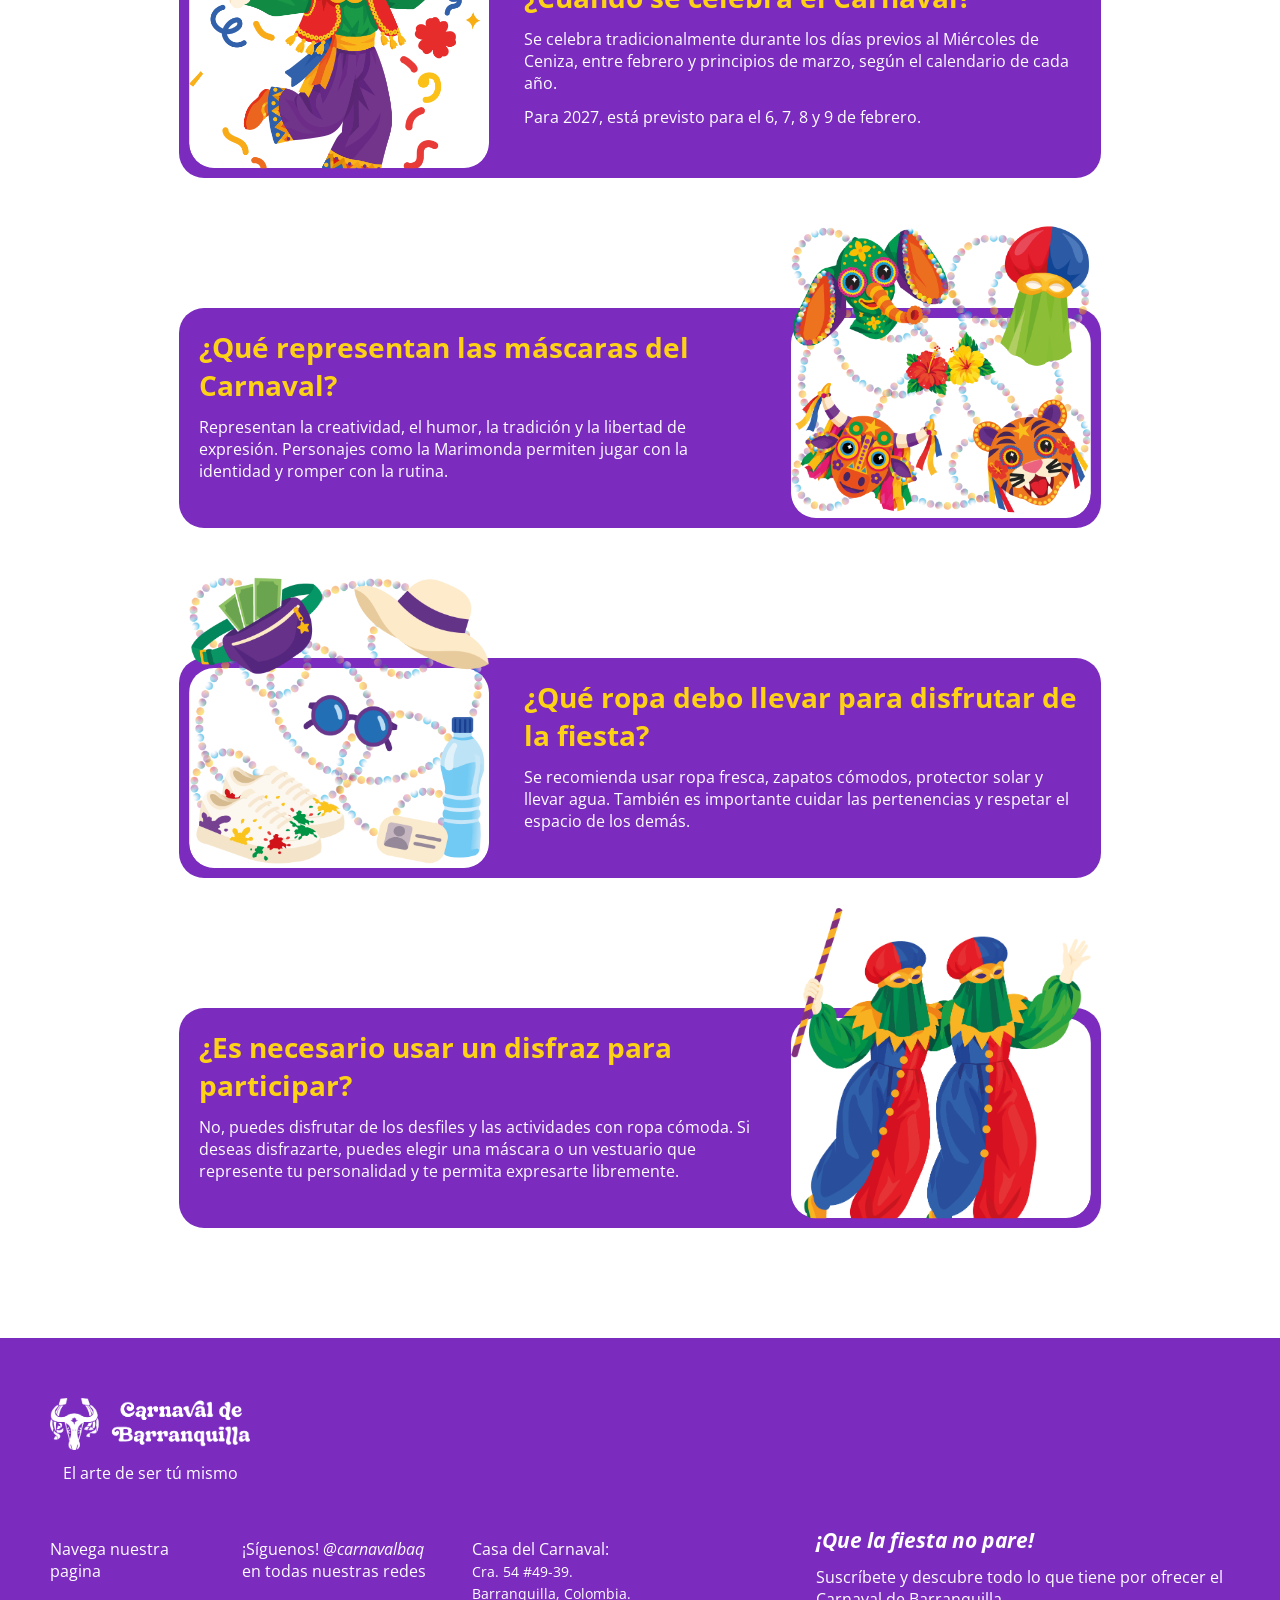
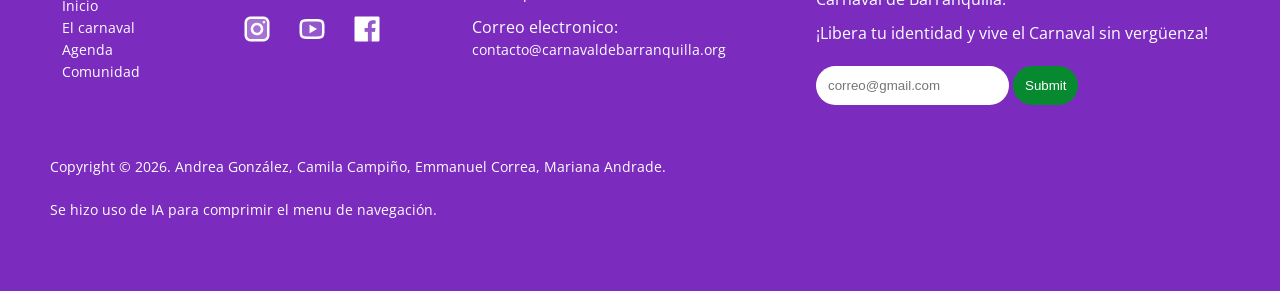
<file: Carnaval_Barranquilla/comunidad.html>
<!DOCTYPE html>
<html lang="esp">
    <head>
        <meta charset="UTF-8">
        <meta name="viewport" content="width=device-width, initial-scale=1.0">
        <title>Comunidad</title>
        <link rel="stylesheet" href="css/styles.css">
        <link rel="preconnect" href="https://fonts.googleapis.com">
        <link rel="stylesheet" href="https://fonts.googleapis.com/css2?family=Material+Symbols+Outlined"/>
        <link rel="preconnect" href="https://fonts.gstatic.com" crossorigin>
        <link href="https://fonts.googleapis.com/css2?family=Fraunces:ital,opsz,wght@0,9..144,100..900;1,9..144,100..900&display=swap" rel="stylesheet">
        <link href="https://fonts.googleapis.com/css2?family=Open+Sans:ital,wght@0,300..800;1,300..800&display=swap" rel="stylesheet">
    </head>

    <body>        
        <header>
            <nav>
                <div>
                    <img class="logo" src="resources/logo.png">
                </div>

                <input type="checkbox" id="menu-toggle" class="menu-checkbox">
                
                <label for="menu-toggle" class="boton_menu">
                    <span class="material-symbols-outlined">menu</span>
                </label>

                <div class="menu-contenido">
                    <div class="enlaces_nav">
                        <ul>
                            <li> <a class="boton_texto" href="index.html">Inicio</a> </li>
                            <li> <a class="boton_texto" href="carnaval.html">El carnaval</a> </li>
                            <li> <a class="boton_texto" href="agenda.html">Agenda</a> </li>
                            <li> <a class="boton_verde" href="comunidad.html">Comunidad</a> </li>
                        </ul>
                    </div>
                    <div class="redes">
                        <a href="https://www.instagram.com/carnavalbaq/?hl=en"> <img src="resources/iconos/icono_instagram.png"> </a>
                        <a href="https://www.youtube.com/channel/UC0_TnRxOqDR74NK70Dzixcg"> <img src="resources/iconos/icono_youtube.png"> </a>
                        <a href="https://www.facebook.com/carnavalbaq/?locale=es_LA"> <img src="resources/iconos/icono_facebook.png"> </a>
                    </div>
                </div>
            </nav>
        </header>

        <section class="principal_sec">
            <div class="base_sec">
                <div class="base_img">
                    <img src="resources/edificio.png" alt="">
                </div>

                <div class="base_txt">
                    <h1>La magia <br> tras la fiesta</h1>
                    <p>
                        Somos una iniciativa creativa dedicada a compartir la magia del Carnaval de Barranquilla a través de la cultura, la tradición y el diseño que este lleva. Nuestra 
                        misión es mostrar la riqueza de esta celebración y destacar cómo sus <span style="font-size: 21px; font-style: italic; color: #fcd116;">personajes, bailes, máscaras y colores</span>
                        representan la identidad del Caribe Colombiano.
                    </p>
                    <p>
                        Creemos que el carnaval es mucho más que una fiesta: es un escenario para expresarse libremente, dejar atrás la vergüenza y mostrar quiénes somos sin miedo al qué 
                        dirán. Por eso, buscamos conectar a las personas con nuestras raíces culturales mediante una experiencia visual que celebra 
                        <span style="font-size: 21px; font-style: italic; color: #fcd116;">la autenticidad, la diversidad y la alegría de ser uno mismo.</span>
                    </p>
                </div>
            </div>

            <div class="tarjetas_horizontal">
                <div class="tarjeta_pequeña3">
                    <div>
                        <h4>Expresión e Identidad</h4> 
                        <p>Celebrar la libertad de ser tú mismo bajo cada disfraz y máscara.</p>
                    </div>                      
                </div>

                <div class="tarjeta_pequeña3">
                    <div>
                        <h4>Talento que da Vida</h4>
                        <p>Honrar a los artesanos y bailarines que mantienen viva la tradición.</p>
                    </div>
                </div>

                <div class="tarjeta_pequeña3">
                    <div>
                        <h4>Una Cultura Viva e Incluyente</h4>
                        <p>Conectar a nuevas generaciones en una fiesta diversa hecha por todos.</p>
                    </div>
                </div>
            </div>
        </section>

    <!--
        <section id="creadores">
            <div>
                <h2>Los creadores</h2>
            </div>

            <div class="tarjetas_horizontal">
                <div class="tarjeta_creadores">
                    <div class="img_creadores">
                        <img src="resources/marimonda.png" alt="">
                    </div>
                    <div class="txt_creadores">
                        <h3>Emmanuel</h3>
                        <p>
                            Diagramación y edición
                        </p>                        
                    </div>
                </div>

                <div class="tarjeta_creadores">
                    <div class="img_creadores">
                        <img src="resources/marimonda.png" alt="">
                    </div>
                    <div class="txt_creadores">
                        <h3>Andrea</h3>
                        <p>
                            Diseño y desarrollo web
                        </p>                        
                    </div>
                </div>

                <div class="tarjeta_creadores">
                    <div class="img_creadores">
                        <img src="resources/marimonda.png" alt="">
                    </div>
                    <div class="txt_creadores">
                        <h3>Mariana</h3>
                        <p>
                            Ilustración
                        </p>                        
                    </div>
                </div>

                <div class="tarjeta_creadores">
                    <div class="img_creadores">
                        <img src="resources/marimonda.png" alt="">
                    </div>
                    <div class="txt_creadores">
                        <h3>Camila</h3>
                        <p>
                            Texto y redacción
                        </p>                        
                    </div>
                </div>                
            </div>
        </section>
    -->

        <section id="preguntas">
            <div>
                <h2>Preguntas frecuentes</h2>
            </div>

            <div class="tarjetas_vertical">

                <div class="tarjeta_pyr" style="flex-wrap: wrap-reverse;">
                    <div class="txt_personajeg">
                        <h3>¿Qué es el Carnaval de Barranquilla?</h3>
                        <p>
                            Es una de las fiestas culturales más importantes de Colombia, donde se reúnen música, danzas,
                            disfraces, comparsas y tradiciones de diferentes raíces culturales.
                        </p>
                    </div>

                    <div class="img_pyr">
                        <img src="resources/corona.png" alt="">
                    </div>
                </div>

                <div class="tarjeta_pyr">
                    <div class="img_pyr">
                        <img src="resources/torito.png" alt="">
                    </div>

                    <div class="txt_personajeg">
                        <h3>¿Cuándo se celebra el Carnaval?</h3>
                        <p>
                            Se celebra tradicionalmente durante los días previos al Miércoles de Ceniza, entre febrero y
                            principios de marzo, según el calendario de cada año.
                        </p>
                        <p>
                            Para 2027, está previsto para el 6, 7, 8 y 9 de febrero.
                        </p>
                    </div>
                </div>

                <div class="tarjeta_pyr" style="flex-wrap: wrap-reverse;">
                    <div class="txt_personajeg">
                        <h3>¿Qué representan las máscaras del Carnaval?</h3>
                        <p>
                            Representan la creatividad, el humor, la tradición y la libertad de expresión. Personajes
                            como la Marimonda permiten jugar con la identidad y romper con la rutina.
                        </p>
                    </div>

                    <div class="img_pyr">
                        <img src="resources/mascaras.png" alt="">
                    </div>
                </div>

                <div class="tarjeta_pyr">
                    <div class="img_pyr">
                        <img src="resources/ropa.png    " alt="">
                    </div>

                    <div class="txt_personajeg">
                        <h3>¿Qué ropa debo llevar para disfrutar de la fiesta?</h3>
                        <p>
                            Se recomienda usar ropa fresca, zapatos cómodos, protector solar y llevar agua. También es
                            importante cuidar las pertenencias y respetar el espacio de los demás.
                        </p>
                    </div>
                </div>

                <div class="tarjeta_pyr" style="flex-wrap: wrap-reverse;"   >
                    <div class="txt_personajeg">
                        <h3>¿Es necesario usar un disfraz para participar?</h3>
                        <p>
                            No, puedes disfrutar de los desfiles y las actividades con ropa cómoda. Si deseas disfrazarte,
                            puedes elegir una máscara o un vestuario que represente tu personalidad y te permita
                            expresarte libremente.
                        </p>
                    </div>

                    <div class="img_pyr">
                        <img src="resources/disfraces.png" alt="">
                    </div>
                </div>
            </div>
        </section>

        <footer>
            <div class="logo_footer">
                <img class="logo_blanco" src="resources/logob.png" alt="">
                <p>El arte de ser tú mismo</p>
            </div>

            <div class="footer_info">
                <div>
                    <p>Navega nuestra pagina</p>
                    <ul>                        
                        <li> <a class="boton_textob" href="index.html">Inicio</a> </li>
                        <li> <a class="boton_textob" href="carnaval.html">El carnaval</a> </li>
                        <li> <a class="boton_textob" href="agenda.html">Agenda</a> </li>
                        <li> <a class="boton_textob" href="comunidad.html">Comunidad</a> </li>
                    </ul>
                </div>

                <div  class="redes">
                    <p>¡Síguenos! <span style="font-style: italic;">@carnavalbaq</span> en todas nuestras redes</p>
                    <ul>                        
                        <li> <a href="https://www.instagram.com/carnavalbaq/?hl=en"> <img src="resources/iconos/icono_instagramb.png"> </a> </li>
                        <li> <a href="https://www.youtube.com/channel/UC0_TnRxOqDR74NK70Dzixcg"> <img src="resources/iconos/icono_youtubeb.png"> </a> </li>
                        <li> <a href="https://www.facebook.com/carnavalbaq/?locale=es_LA"> <img src="resources/iconos/icono_facebookb.png"> </a> </li>
                    </ul>
                </div>

                <div>
                    <p>Casa del Carnaval: <br>
                        <span style="font-size: 14px;">Cra. 54 #49-39. <br>
                        Barranquilla, Colombia.</span></p>
                    <p>Correo electronico: <br>
                        <span style="font-size: 14px;">contacto@carnavaldebarranquilla.org</span></p>
                </div>

                <form>
                    <h4 style="color: #ffffff;">¡Que la fiesta no pare!</h4>

                    <p>Suscríbete y descubre todo lo que tiene por ofrecer el Carnaval de Barranquilla.</p>
                    <p>¡Libera tu identidad y vive el Carnaval sin vergüenza!</p> 

                    <input class="casilla_correo" type="email" placeholder="correo@gmail.com">
                    <input class="boton_verde" type="submit">
                </form>          
            </div>

            <div class="copy">
                <p style="font-size: 14px;">Copyright © 2026. Andrea González, Camila Campiño, Emmanuel Correa, Mariana Andrade.</p>
                <p style="font-size: 14px;">Se hizo uso de IA para comprimir el menu de navegación.</p>
            </div>
        </footer>
    </body>
</html>
</file>
<file: Carnaval_Barranquilla/css/styles.css>
*{
    margin: 0;
    padding: 0;
}

body{
    background-color: #ffffff;
    font-family: "Open Sans";
}

section{
    padding: 60px 5%;
    box-sizing: border-box;
}





/*--------------*/
   /*TEXTOS*/
/*--------------*/

h1{
    font-family: "Fraunces";
    font-weight: 600;
    font-size: 51px;
}

h2{
    font-family: "Fraunces";
    font-weight: 600;
    font-size: 38px;
}

h3{
    font-size: 28px;
}

h4{
    font-size: 21px;
    font-style: italic;
}

p{
    font-size: 16px;
    margin: 12px 0px;
}

a{
    font-size: 14px;
    text-decoration: none;
}





/*--------------*/
   /*BOTONES*/
/*--------------*/

.botones{
    display: flex;
    padding: 10px;
    gap: 20px;
}

.botonesc{
    display: flex;
    justify-self: center;
    padding: 10px;
    gap: 20px;
}

/*morado*/

.boton_morado{
    background-color: #7B2CBF;
    color: #ffffff;
    padding: 12px;
    border-radius: 25px;
    width: fit-content;
}

.boton_morado:hover{
    background-color: #501C7D;
}

.boton_morado:active{
    background-color: #351353;
}

/*naranja*/

.boton_amarillo{
    background-color: #fcd116;
    color: #000000;
    padding: 12px;
    border-radius: 25px;
    width: fit-content;  
}

.boton_naranja{
    background-color: #FF7A00;
    color: #ffffff;
    padding: 12px;
    border-radius: 25px;
    width: fit-content;  
}

.boton_naranja:hover, .boton_amarillo:hover{
    background-color: #CC6300;
}

.boton_naranja:hover, .boton_amarillo:active{
    background-color: #994A00;
}

/*verde*/

.boton_verde{
    background-color: #078930;
    color: #ffffff;
    padding: 12px;
    border-radius: 25px;
    border-width: 0px;
    width: fit-content;  
}

.boton_verde:hover{
    background-color: #056122;
}

.boton_verde:active{
    background-color: #033011;
}

/*texto*/

.boton_texto{
    color: #078930;
    padding: 12px;
    border-radius: 25px;   
    width: fit-content;   
}

.boton_texto:hover{
    color: #056122;
    text-decoration: underline;
}

.boton_texto:active{
    color: #033011;
    text-decoration: underline;
}

/*texto blanco*/

.boton_textob{
    color: #ffffff;
    padding: 12px;
    border-radius: 25px;
    width: fit-content;    
}

.boton_textob:hover{
    text-decoration: underline;
}

.boton_textob:active{
    text-decoration: underline;
}





/*--------------*/
   /*TARJETAS*/
/*--------------*/

.tarjetas_horizontal{
    width: 100%;
    display: flex;
    flex-wrap: wrap;
    justify-content: center;
    align-items: center;
    padding: 70px 0;
    gap: 25px;
}

.tarjetas_vertical{
    width: 100%;
    display: flex;
    flex-direction: column;
    justify-content: center;
    align-items: center;
    margin: 30px 0px;
    padding: 20px 0;
    gap: 50px;
}


/*tarjetas pequeñas*/

.tarjeta_pequeña{    
    background-color: #ffffff;
    border: 3px solid #7B2CBF;
    color: #000000;
    display: flex;
    width: 200px;
    height: 190px;
    border-radius: 25px;
    margin-bottom: -310px;
    padding: 20px;
    box-sizing: border-box;
}


/*tarjetas pequeñas 2*/

.tarjeta_pequeña2{    
    background-color: #ffffff;
    border: 3px solid #7B2CBF;
    color: #000000;
    width: 180px;
    height: 160px;
    border-radius: 25px;
    display: flex;
    flex-direction: column;
    margin-bottom: -280px;
    padding: 20px;
    box-sizing: border-box;
    gap: 10px;
}


/*tarjetas pequeñas 3*/

.tarjeta_pequeña3{    
    background-color: #ffffff;
    border: 3px solid #7B2CBF;
    color: #000000;
    width: 220px;
    height: 200px;
    border-radius: 25px;
    display: flex;
    flex-direction: column;
    margin-bottom: -280px;
    padding: 20px;
    box-sizing: border-box;
    gap: 10px;
}


/*tarjetas pequeñas personajes*/

.tarjeta_personajep{
    background-color: #7B2CBF;
    color: #ffffff;
    width: 275px;
    height: 300px;
    border-radius: 25px;
    display: flex;
    flex-direction: column;
    align-items: start;
    margin: 150px 0px -60px 0px;
    position: relative;
    padding: 10px;
    box-sizing: border-box;
}

.txt_personajep{
    padding: 0px 15px;
    box-sizing: border-box;
}

.txt_personajep h3{
    color: #fcd116;
}

.img_tp{
    background-color: #ffffff;
    position: relative;
    width: 100%;
    height: 35%;
    border-radius: 25px;
    margin-bottom: 10px;
    clip-path: inset(-150px -50px 0 -50px round 25px);
}

.personajep{
    position: absolute;
    height: 415px;
    transform: translateY(-35%);
    display: flex;
    justify-self: center;
}


/*tarjeta personajes grandes*/

.tarjeta_personajeg{
    background-color: #7B2CBF;
    color: #ffffff;
    width: 100%;
    border-radius: 25px;
    display: flex;
    flex-wrap: wrap;
    align-items: center;
    margin: 120px 0px 0px 0px;
    padding: 10px;
    box-sizing: border-box;
    gap: 10px;
}

.txt_personajeg{
    min-width: 200px;
    padding: 10px;
    flex-shrink: 1;
    flex-grow: 1;
    flex-basis: 300px;
    min-width: 250px;
}

.txt_personajeg h3{
    color: #fcd116;
}

.img_personajeg{
    background-color: #ffffff;
    max-height: 320px;
    border-radius: 25px;
    display: flex;
    justify-content: center;
    clip-path: inset(-150px 0px 0 0px round 25px);
    flex-shrink: 1;
    flex-grow: 1;
    flex-basis: 250px;
}

.personajeg{
    width: 100%;
    height:fit-content;
    transform: translateY(-18%);
}


/*tarjeta mediana*/

.tarjeta_mediana{
    background-color: #ffffff;
    border: 3px solid #7B2CBF;
    color: #000000;
    width: 325px;
    height: 375px;
    border-radius: 25px;
    display: flex;
    flex-direction: column;
    margin-bottom: -50px;
    padding: 10px;
    box-sizing: border-box;
}

.txt_tmediana{
    padding: 10px;
    box-sizing: border-box;
}

.txt_tmediana h3{
    color: #FF7A00;
}

.tarjeta_mediana img{
    width: 100%;
    border-radius: 25px;
    margin: 5px 0px;
}


/*tarjeta programación*/

.tarjeta_programacion{
    border: 3px solid #7B2CBF;
    width: 100%;
    min-height: 300px;
    border-radius: 25px;
    display: flex;
    flex-wrap: wrap;
    align-items: center;
    padding: 10px;
    box-sizing: border-box;
    gap: 25px;
}

.txt_programacion{
    width: 59%;
    height: 100%;
    border-radius: 25px;
    display: flex;
    flex-direction: column;
    padding: 10px;
    box-sizing: border-box;
    gap: 25px;
}

.txt_programacion h3{
    color: #FF7A00;
}

.info_programacion{
    display: flex;
    flex-wrap: wrap;
    align-items: start;
    justify-content: start;
    gap: 50px;
}

.icon_programacion{
    display: flex;
    flex-direction: row;
    align-items: center;
    justify-content: start;
    gap: 15px;
}

.img_programacion{
    width: 38%;
    border-radius: 25px;
    display: flex;
    justify-content: center;
    flex-grow: 1;
    clip-path: fill-box;
}

.img_programacion img{
    height: 300px;
    border-radius: 25px;
}


/*tarjetas fotos*/

.galeria{
    width: 100%;
    margin: 25px 0px;
    padding-bottom: 10px;
    display: flex;
    flex-direction: row;
    overflow-x: scroll;
    align-items: center;
    gap: 25px;
}

.tarjeta_foto{
    width: 350px;
    height: fit-content;
    border-radius: 25px;
    justify-content: center;
    align-items: center;
    flex-shrink: 0;
}

.tarjeta_foto img{
    width: 100%;
    border-radius: 25px;
}


/*tarjetas creadores*/

.tarjeta_creadores{
    background-color: #7B2CBF;
    color: #ffffff;
    width: 275px;
    height: 200px;
    border-radius: 25px;
    display: flex;
    flex-direction: column;
    align-items: start;
    margin: 150px 0px -60px 0px;
    position: relative;
    padding: 10px;
    box-sizing: border-box;
}

.txt_creadores{
    padding: 0px 15px;
    box-sizing: border-box;
}

.txt_creadores h3{
    color: #fcd116;
}

.img_creadores{
    background-color: #ffffff;
    position: relative;
    width: 100%;
    height: 35%;
    border-radius: 25px;
    margin-bottom: 10px;
    clip-path: inset(-150px -50px 0 -50px round 25px);
}

.img_creadores img{
    position: absolute;
    height: 415px;
    transform: translateY(-35%);
    display: flex;
    justify-self: center;
}


/*tarjetas p&r*/

.tarjeta_pyr{
    background-color: #7B2CBF;
    color: #ffffff;
    width: 80%;
    min-height: 220px;
    border-radius: 25px;
    display: flex;
    flex-wrap: wrap;
    margin: 80px 0px 0px 0px;
    padding: 10px;
    box-sizing: border-box;
    gap: 25px;
}

.txt_personajeg{
    min-width: 200px;
    padding: 10px;
    flex-shrink: 1;
    flex-grow: 1;
    flex-basis: 300px;
    min-width: 250px;
}

.tarjeta_pyr h3{
    color: #fcd116;
}

.img_pyr{
    background-color: #ffffff;
    max-width: 300px;
    max-height: 200px;
    border-radius: 25px;
    display: flex;
    justify-content: center;
    clip-path: inset(-150px 0px 0 0px round 25px);
    flex-shrink: 1;
    flex-grow: 1;
    flex-basis: 200px;
}

.img_pyr img{
    width: 100%;
    height:fit-content;
    transform: translateY(-32%);
}



/*--------------*/
   /*NAVEGADOR*/
/*--------------*/

nav{
    width: 100%;
    min-height: 100px;
    display: flex;
    flex-wrap: wrap;
    align-items: center;
    justify-content: space-between;
    padding: 20px 50px;
    box-sizing: border-box;
    position: relative;
}

.logo{
    width: 200px;
}

.menu-contenido{
    display: flex;
    align-items: center;
}

/*Lista*/

.enlaces_nav {
    position: absolute;
    left: 50%;
    transform: translateX(-40%);
}

nav div ul{
    display: flex;
    justify-content: space-between;
    list-style: none;
    margin: 15px 0px;
    gap: 30px;
}

/*redes*/

.redes{
    display: flex;
    gap: 20px;
}





/*--------------*/
   /*FOOTER*/
/*--------------*/

footer{
    width: 100%;
    background-color: #7B2CBF;
    color: #ffffff;
    display: flex;
    flex-direction: column;
    justify-content: space-between;
    padding: 60px 50px;
    box-sizing: border-box;
    gap: 30px;
}

.logo_footer{
    display: flex;
    flex-direction: column;
    align-self: first baseline;
    align-items: center;
}

.logo_blanco{
    width: 200px;
}

.footer_info{
    display: flex;
    flex-wrap: wrap;
    gap: 30px;
}

.footer_info div{
    width: min-content;
    flex-grow: 1;
    flex-shrink: 1;
    min-width: 150px;
}

.footer_info ul{
    padding: 0px;
    list-style: none;
}

footer .redes{
    display: flex;
    flex-direction: column;
    align-items: start;
}

footer .redes ul{
    display: flex;
    margin: 0px;
    gap: 25px;
}

footer form{
    width: 30%;    
    flex-grow: 1;
    min-width: min-content;
}

.casilla_correo{
    background-color: #ffffff;
    margin: 10px 0px;
    padding: 12px;
    border-radius: 25px;
    border-width: 0px;
    width: fit-content;
}

.copy{
    display: flex;
    flex-direction: column;
    align-self: first baseline;    
}





/*--------------*/
   /*SECCIONES*/
/*--------------*/

.sec_tit{
    display: flex;
    align-self: first baseline;
}

section h2{
    color: #FF7A00;
}


/*Principal*/

.principal_sec{
    width: 100%;
    background-color: #7B2CBF;
    color: #ffffff;
    background-size: 75%;
}

.principal_sec h1{
    color: #fcd116;
    
}

/*secciones base*/

.base_sec{
    width: 100%;
    display: flex;
    flex-wrap: wrap;
    align-items: center;
    justify-content: space-between;
    gap: 40px;
}

.base_txt{
    display: flex;
    flex-direction: column;
    flex-grow: 1;
    flex-shrink: 1;
    flex-basis: 300px;
    min-width: 280px;
}

.base_img{
    width: 420px;
}

.base_img img{
    width: 100%;
}

/*Los protas*/

.sec_protas{
    width: 100%;
    display: flex;
    flex-wrap: wrap;
    flex-direction: column;
    justify-content: center;
    align-items: center;
    margin-top: 200px;
}


/*Los protas*/

#programacion{
    margin-top: 200px;
}


/*creadoress*/

#creadores{
    margin-top: 200px;
}

/*creadoress*/

#preguntas{
    width: 100%;
    margin-top: 200px;
}





.menu-checkbox {
    display: none;
}

.boton_menu {
    display: none;
    background: none;
    border: none;
    font-size: 32px;
    cursor: pointer;
    color: #7B2CBF;
}

@media (max-width: 768px) {

    .boton_menu {
        display: block;
    }

    .menu-contenido {
        display: none;
        position: absolute;
        top: 100px;
        left: 0;
        width: 100%;
        background-color: white;
        border-top: 1px solid #078930;
        padding: 20px 0;
        flex-direction: column;
        align-items: center;
        gap: 20px;
    }

    .enlaces_nav {
        position: static !important;
        transform: none !important;
        width: 100%;
    }

    .menu-checkbox:checked ~ .menu-contenido {
        display: flex;
    }

    .enlaces_nav, .redes {
        display: block;
    }

    .redes {
        display: flex;
        justify-content: center;
        gap: 20px;
    }

    .enlaces_nav ul {
        display: flex;
        align-items: center;
        gap: 15px;
        list-style: none;
    }


    footer div{
        width: 100%;
        align-self: center;
        flex-direction: column;
    }

    footer form{
        align-self: center;
        width: 100%;
    }



    .tarjeta_pequeña{
        margin-bottom: 0px;
    }

    .tarjeta_pequeña2{
        margin-bottom: 0px;
    }

    .tarjeta_pequeña3{
        margin-bottom: 0px;
    }

    .sec_protas{
        margin-top: 0px;
    }

    .tarjeta_mediana{
        margin-bottom: 0px;
    }

    .tarjeta_personajeg{
        margin-bottom: -25px;
    }    

    .txt_programacion{
        width: 100%;
    }

    .info_programacion{
        flex-direction: column;
        gap: 5px;
    }
}
</file>
